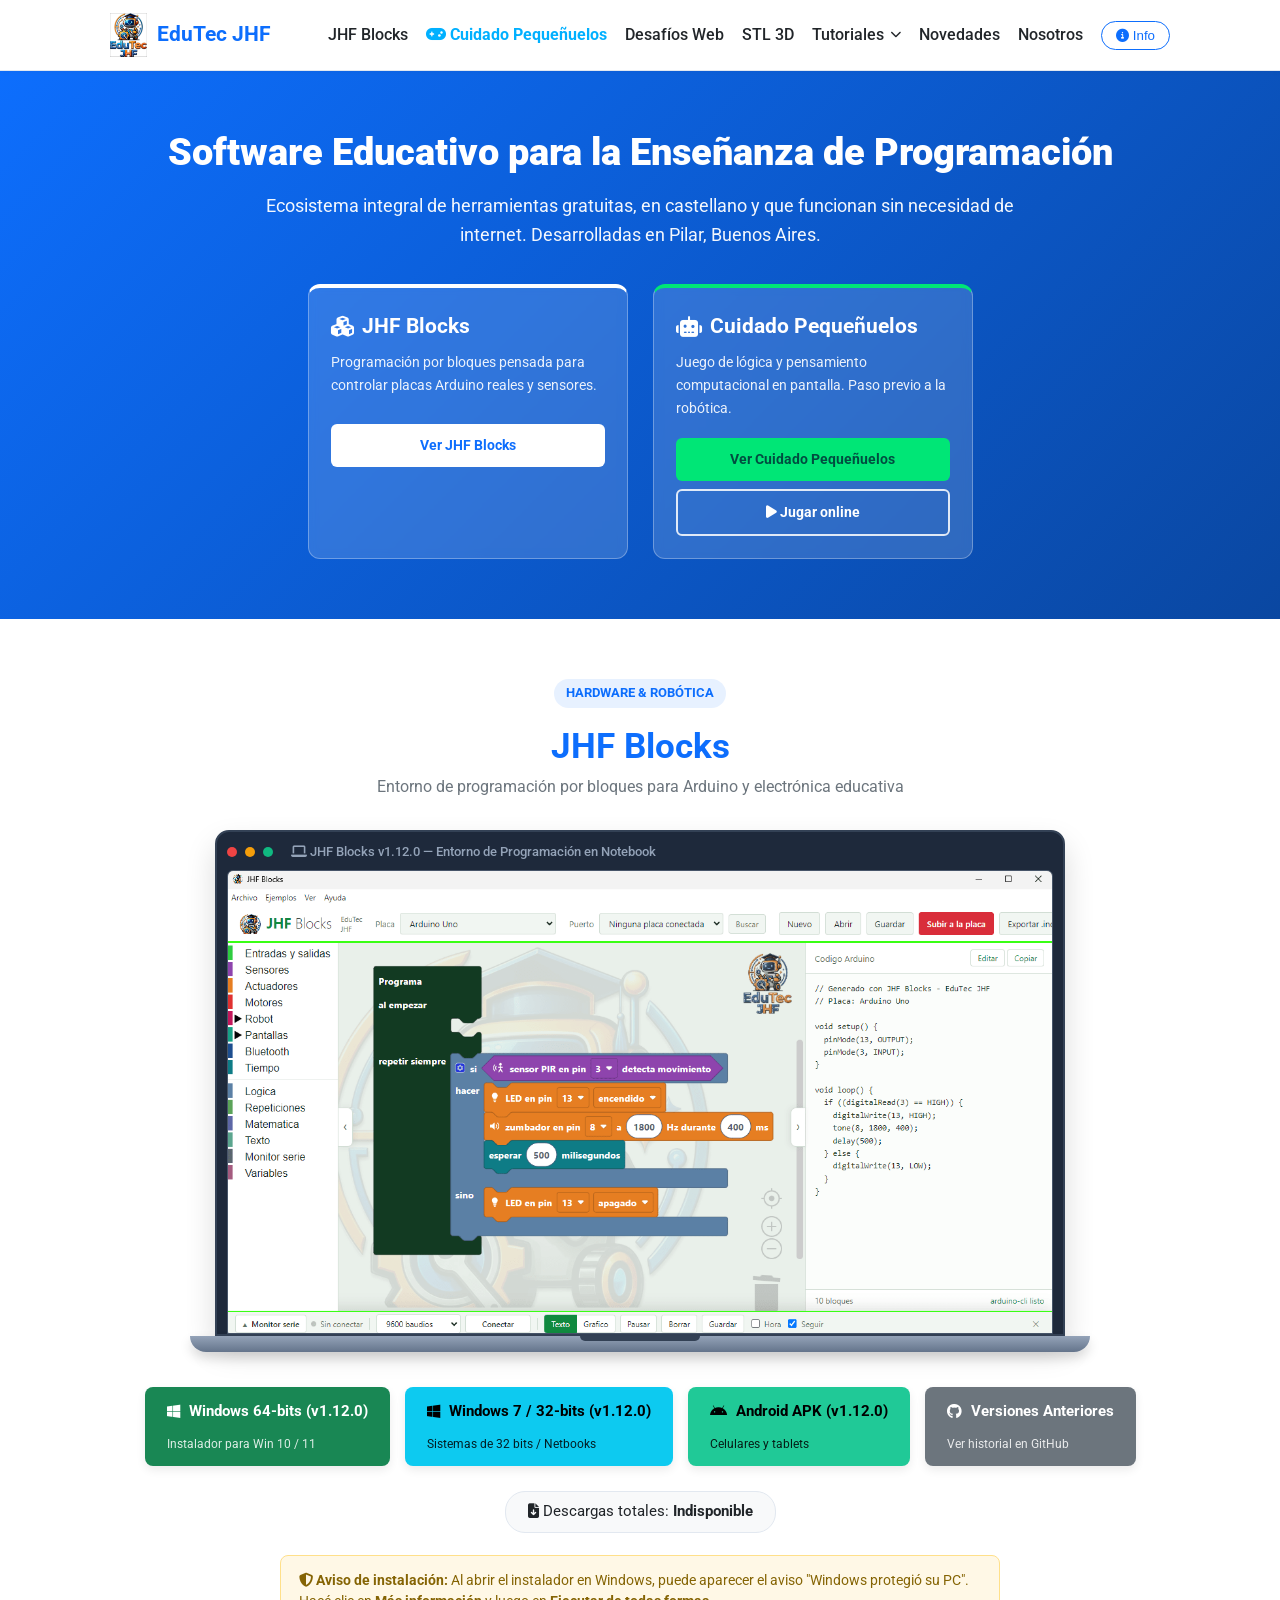
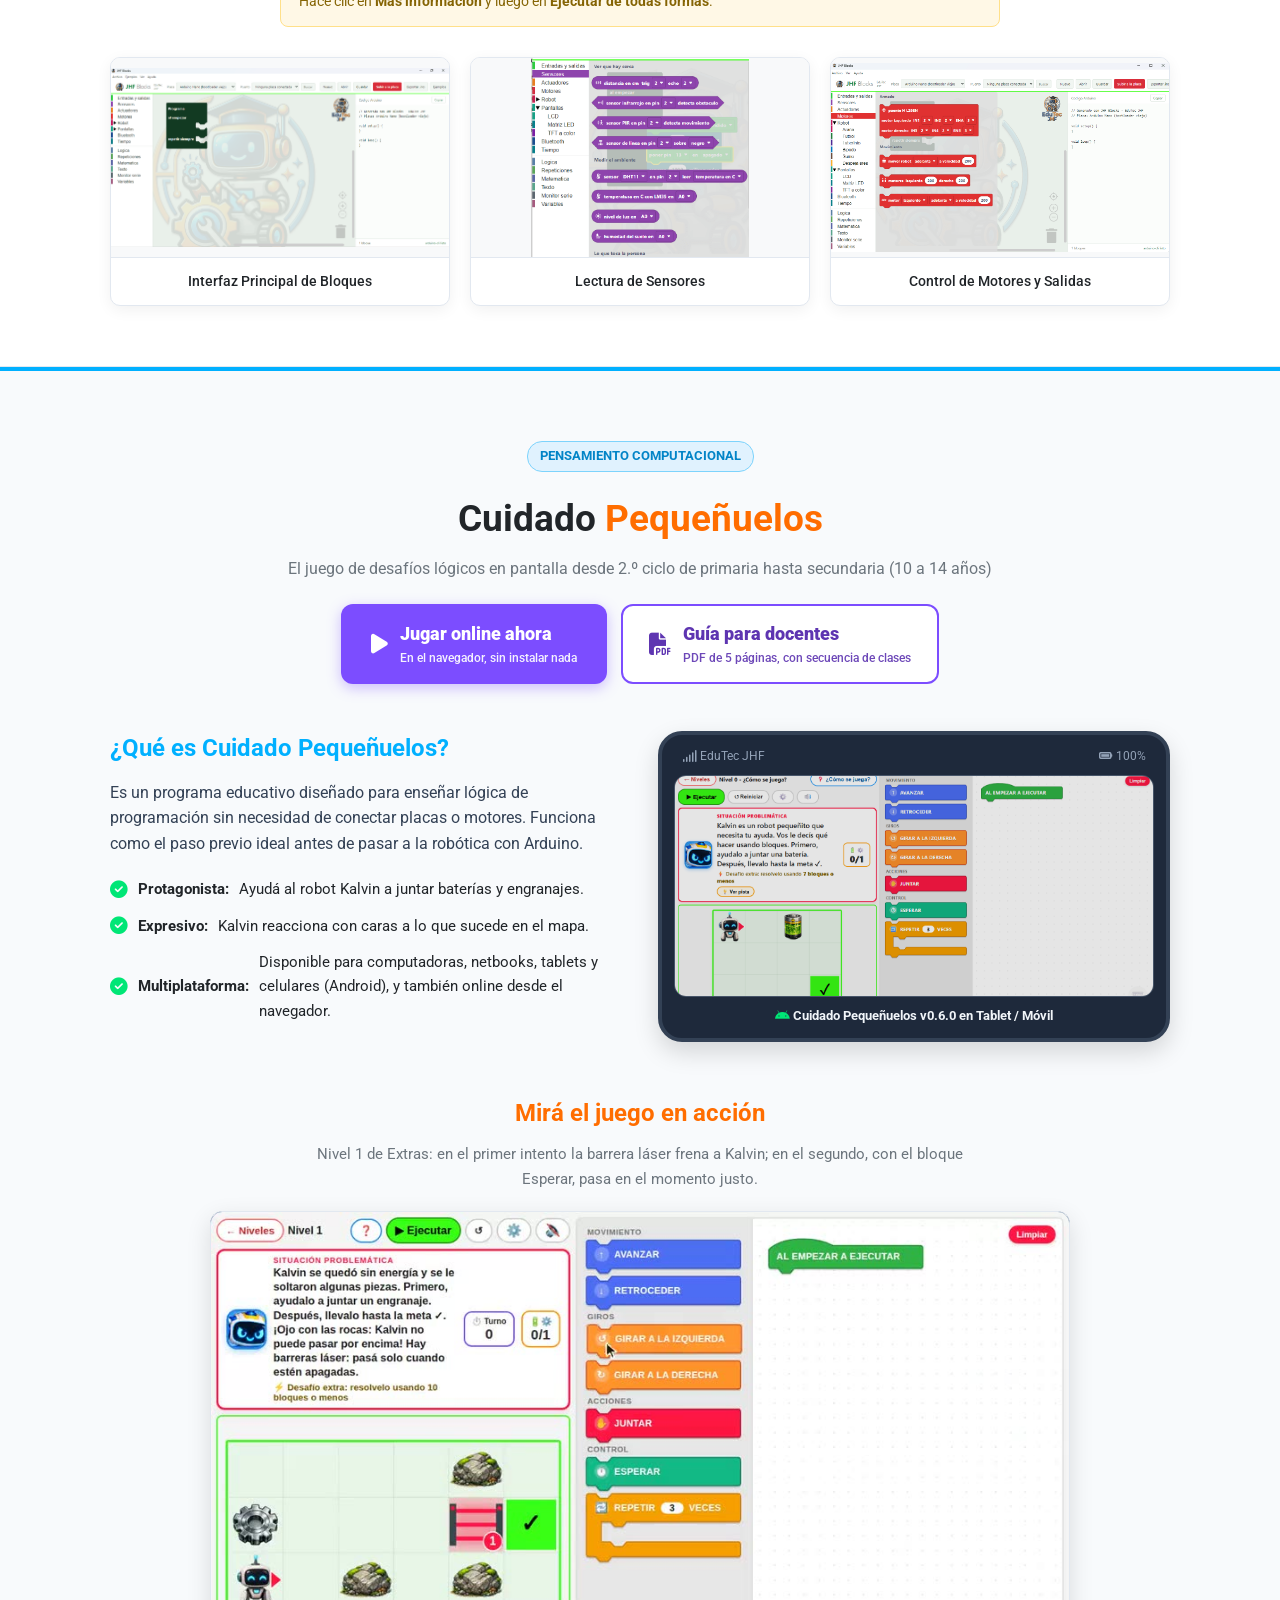
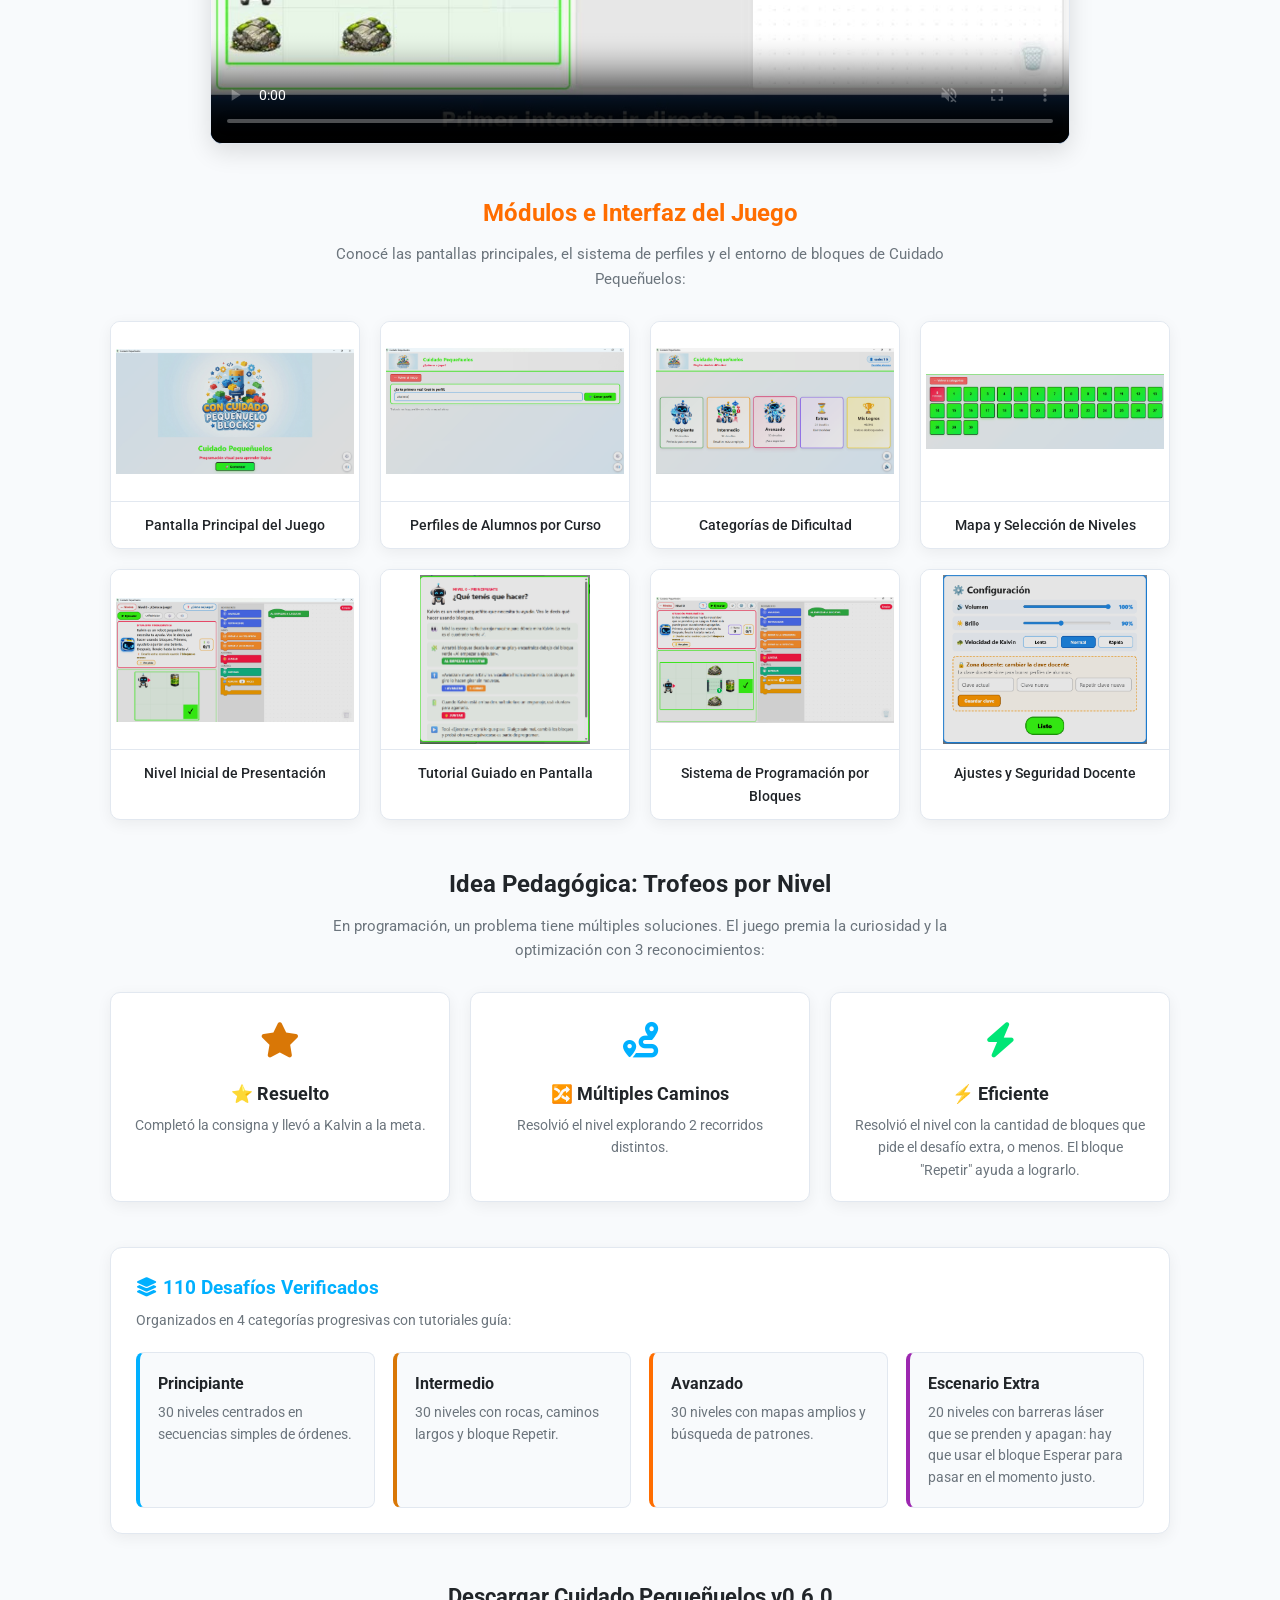
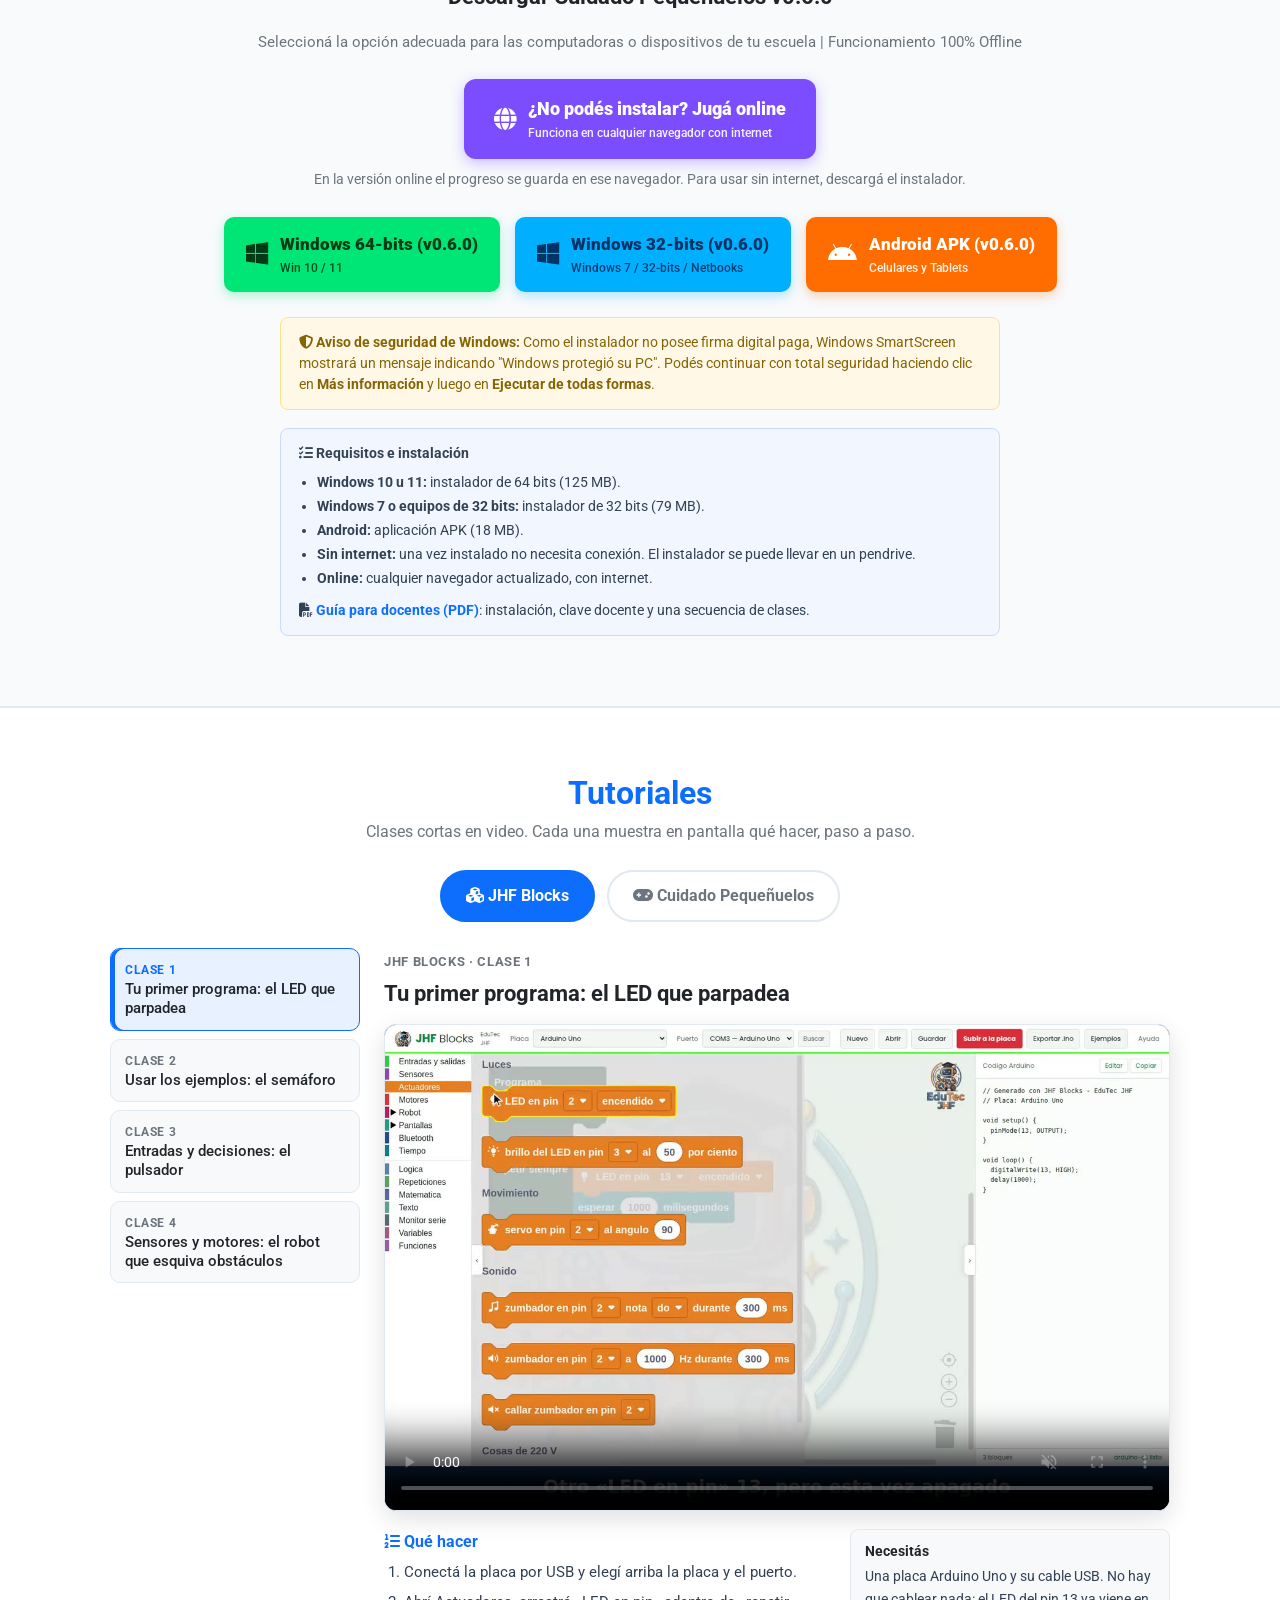
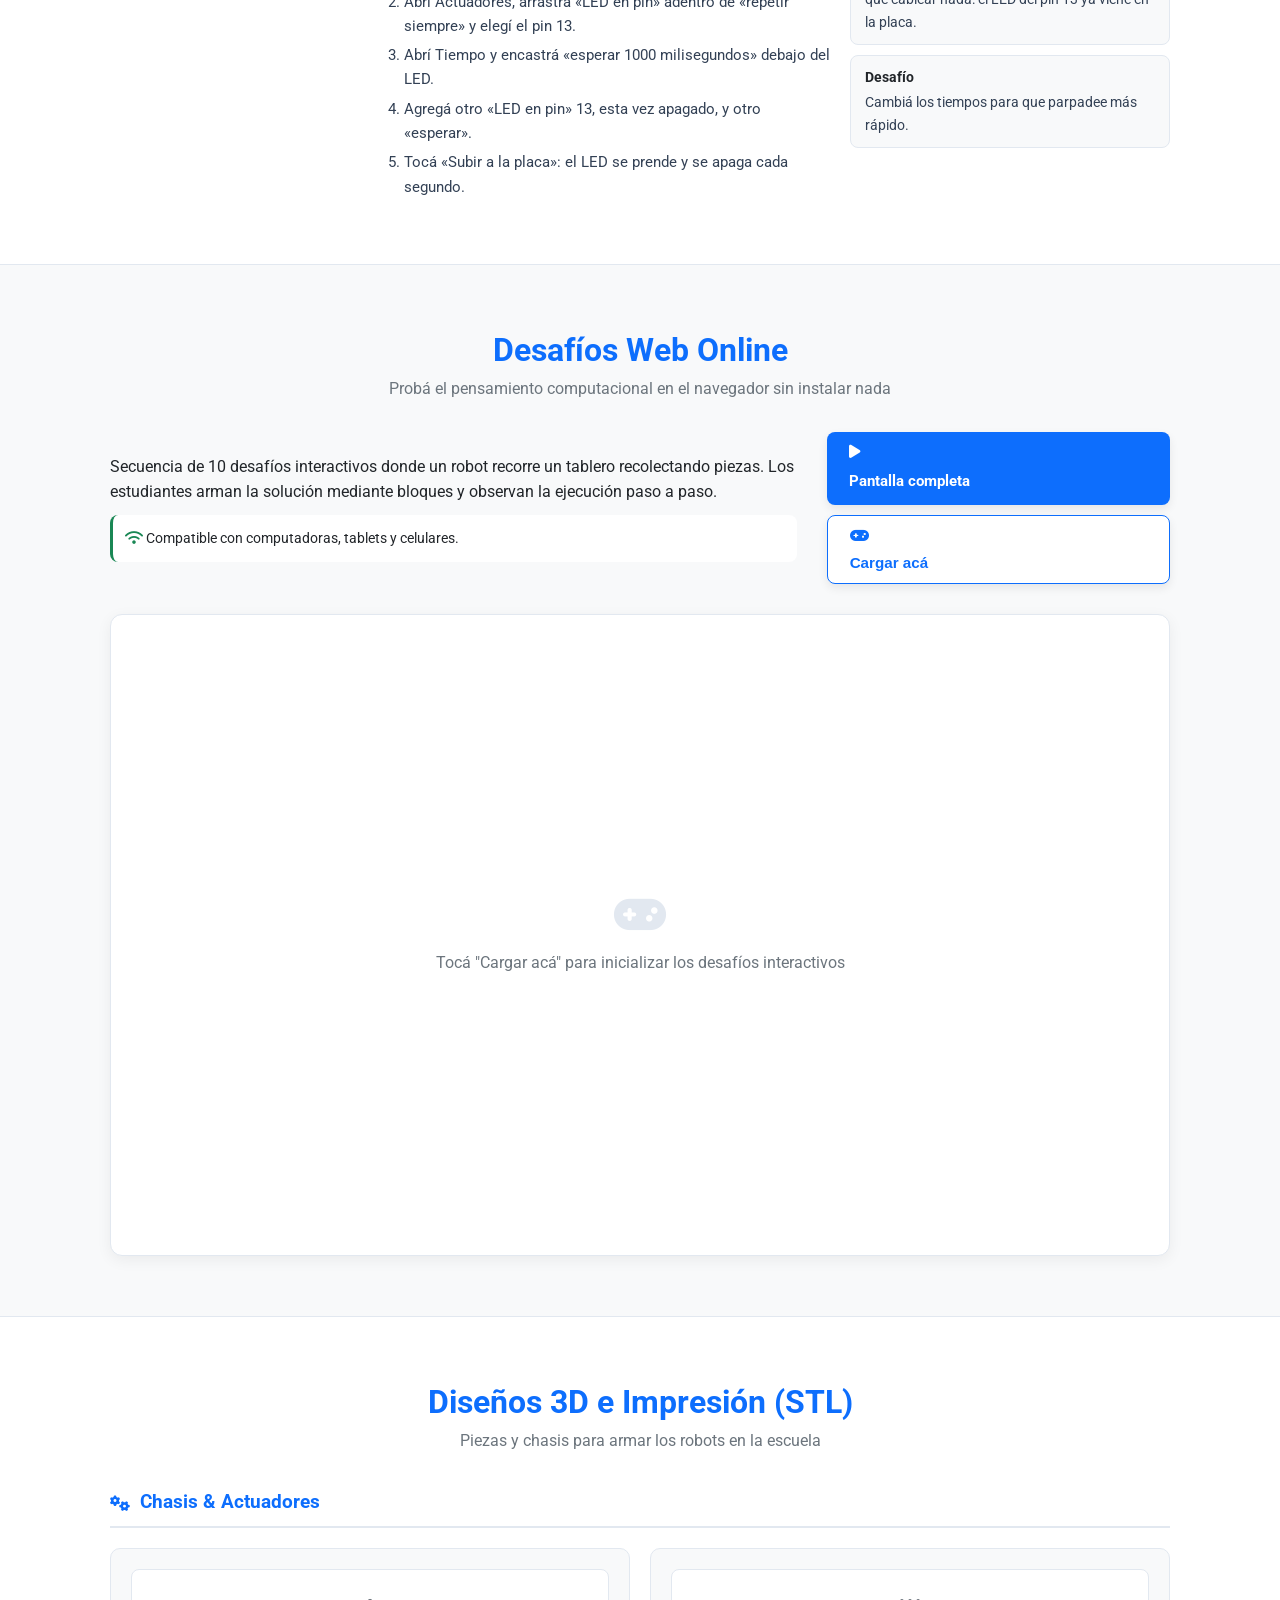
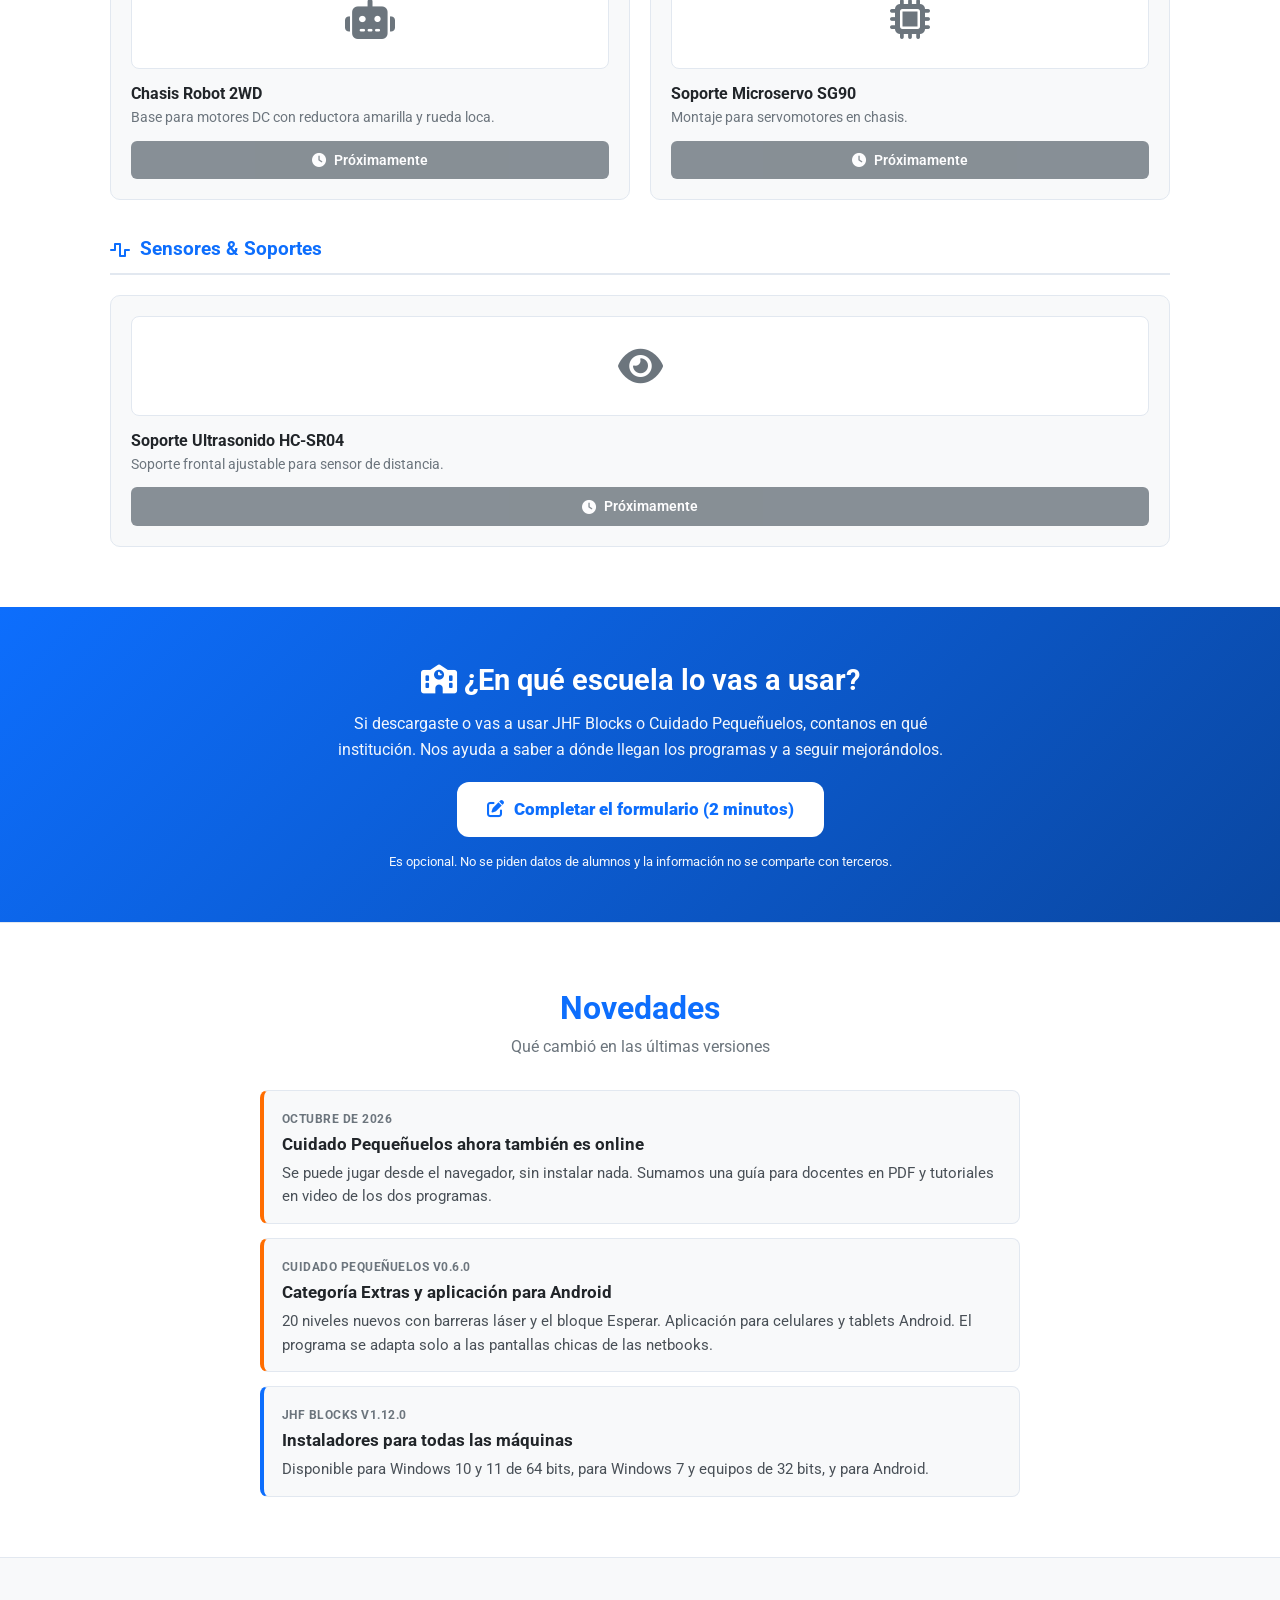
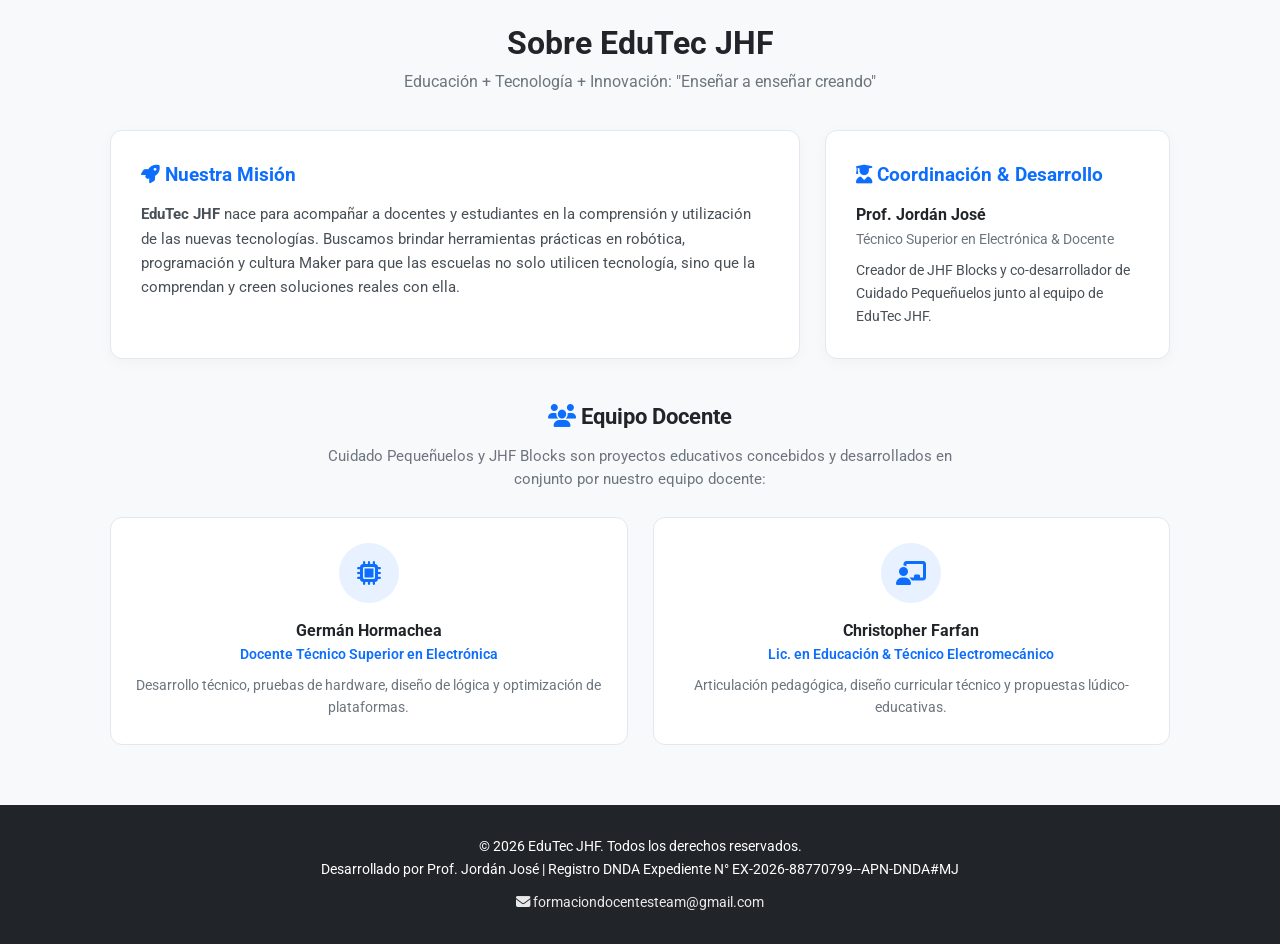
<file: index.html>
<!DOCTYPE html>
<html lang="es">
<head>
  <meta charset="UTF-8">
  <meta name="viewport" content="width=device-width, initial-scale=1.0">
  <title>EduTec JHF - Software Educativo | JHF Blocks & Cuidado Pequeñuelos</title>
  <meta name="description" content="Entorno de software educativo para escuelas: JHF Blocks para robótica con Arduino y Cuidado Pequeñuelos para pensamiento computacional.">

  <!-- Configuración Open Graph -->
  <meta property="og:type" content="website">
  <meta property="og:title" content="EduTec JHF - Software Educativo y Robótica">
  <meta property="og:description" content="Descargá JHF Blocks y Cuidado Pequeñuelos. Soluciones gratuitas en castellano para aprender programación y robótica sin internet.">
  <meta property="og:image" content="https://edutecjhf.github.io/jhf-blocks-web/vista-previa.jpg">
  <meta property="og:image:width" content="1200">
  <meta property="og:image:height" content="630">
  <meta property="og:image:alt" content="EduTec JHF: JHF Blocks y Cuidado Pequeñuelos">
  <meta property="og:url" content="https://edutecjhf.github.io/jhf-blocks-web/">
  <meta property="og:site_name" content="EduTec JHF">
  <meta property="og:locale" content="es_AR">
  <meta name="twitter:card" content="summary_large_image">
  <meta name="twitter:image" content="https://edutecjhf.github.io/jhf-blocks-web/vista-previa.jpg">
  <link rel="icon" href="logo.png" type="image/png">
  
  <!-- FontAwesome & Google Fonts -->
  <link rel="stylesheet" href="https://cdnjs.cloudflare.com/ajax/libs/font-awesome/6.4.0/css/all.min.css">
  <link href="https://fonts.googleapis.com/css2?family=Roboto:wght@300;400;500;700;900&display=swap" rel="stylesheet">

  <style>
    /* VARIABLES & RESET GENERAL */
    :root {
      --primary: #0d6efd;
      --primary-dark: #0a58ca;
      --secondary: #6c757d;
      --success: #198754;
      --dark: #212529;
      --light: #f8f9fa;
      --white: #ffffff;
      --border: #e2e8f0;
      --shadow: 0 4px 15px rgba(0, 0, 0, 0.06);

      /* Identidad Cuidado Pequeñuelos (Paleta Flúor) */
      --cp-bg: #f8fafc;
      --cp-green-fluor: #00E676; /* Verde Flúor */
      --cp-blue-fluor: #00B0FF;  /* Azul Flúor */
      --cp-orange-fluor: #FF6D00;/* Naranja Flúor */
      --cp-purple-fluor: #9C27B0;/* Violeta/Púrpura Flúor */
      --cp-gold: #d97706;
    }

    * {
      box-sizing: border-box;
      margin: 0;
      padding: 0;
    }

    html, body {
      overflow-x: hidden;
      width: 100%;
    }

    html {
      scroll-behavior: smooth;
    }

    body {
      font-family: 'Roboto', sans-serif;
      line-height: 1.6;
      color: var(--dark);
      background-color: var(--light);
    }

    a {
      text-decoration: none;
      color: inherit;
    }

    .container {
      max-width: 1100px;
      margin: 0 auto;
      padding: 0 20px;
      width: 100%;
    }

    /* HEADER & NAVBAR RESPONSIVO */
    header {
      background-color: var(--white);
      border-bottom: 1px solid var(--border);
      position: sticky;
      top: 0;
      z-index: 1000;
      box-shadow: 0 2px 5px rgba(0,0,0,0.03);
    }

    nav {
      display: flex;
      justify-content: space-between;
      align-items: center;
      min-height: 70px;
      padding: 10px 0;
      position: relative;
    }

    .logo {
      display: flex;
      align-items: center;
      gap: 10px;
      font-size: 1.3rem;
      font-weight: 700;
      color: var(--primary);
    }

    .logo img {
      height: 44px;
      width: auto;
      object-fit: contain;
    }

    .menu-toggle {
      display: none;
      background: transparent;
      border: none;
      font-size: 1.6rem;
      color: var(--dark);
      cursor: pointer;
      padding: 8px;
      line-height: 0;
    }

    .nav-links {
      display: flex;
      gap: 18px;
      align-items: center;
      list-style: none;
    }

    .nav-links a {
      font-weight: 500;
      color: var(--dark);
      transition: color 0.2s;
    }

    .nav-links a:hover {
      color: var(--primary);
    }

    .btn-nav-cp {
      color: #00B0FF !important;
      font-weight: 700 !important;
    }

    .btn-about {
      background: transparent;
      border: 1px solid var(--primary);
      color: var(--primary);
      padding: 6px 14px;
      border-radius: 20px;
      cursor: pointer;
      font-weight: 500;
      transition: all 0.2s;
    }

    .btn-about:hover {
      background: var(--primary);
      color: var(--white);
    }

    /* MENÚ DESPLEGABLE "TUTORIALES" */
    .nav-desplegable {
      position: relative;
    }

    .nav-desplegable-btn {
      font: inherit;
      font-weight: 500;
      color: var(--dark);
      background: transparent;
      border: none;
      cursor: pointer;
      display: inline-flex;
      align-items: center;
      gap: 6px;
      padding: 8px 0;
      transition: color 0.2s;
    }

    .nav-desplegable-btn:hover,
    .nav-desplegable.abierto .nav-desplegable-btn {
      color: var(--primary);
    }

    .nav-desplegable-btn i {
      font-size: 0.7rem;
    }

    .nav-submenu {
      display: none;
      position: absolute;
      top: 100%;
      left: -14px;
      min-width: 220px;
      list-style: none;
      background: var(--white);
      border: 1px solid var(--border);
      border-radius: 10px;
      box-shadow: 0 10px 24px rgba(0, 0, 0, 0.12);
      padding: 8px 0;
      z-index: 1001;
    }

    .nav-desplegable:hover .nav-submenu,
    .nav-desplegable:focus-within .nav-submenu,
    .nav-desplegable.abierto .nav-submenu {
      display: block;
    }

    .nav-submenu a {
      display: block;
      padding: 9px 18px;
      white-space: nowrap;
    }

    .nav-submenu a:hover {
      background: var(--light);
    }

    @media (max-width: 1040px) {
      .menu-toggle {
        display: block;
      }

      .nav-desplegable {
        text-align: center;
      }

      .nav-desplegable-btn {
        padding: 0;
        cursor: default;
      }

      .nav-desplegable-btn i {
        display: none;
      }

      .nav-submenu,
      .nav-desplegable:hover .nav-submenu {
        display: block;
        position: static;
        border: none;
        box-shadow: none;
        padding: 6px 0 0 0;
        min-width: 0;
        background: transparent;
      }

      .nav-submenu a {
        padding: 6px 0;
        font-size: 0.95rem;
        color: var(--primary);
      }

      .nav-links {
        display: none;
        flex-direction: column;
        position: absolute;
        top: 100%;
        left: 0;
        width: 100%;
        background: var(--white);
        border-bottom: 1px solid var(--border);
        padding: 20px;
        gap: 15px;
        box-shadow: 0 10px 15px rgba(0,0,0,0.05);
      }

      .nav-links.active {
        display: flex;
      }
    }

    /* HERO GENERAL EDUTEC JHF */
    .hero-edutec {
      background: linear-gradient(135deg, #0d6efd 0%, #0a47a1 100%);
      color: var(--white);
      padding: 50px 0 60px 0;
      text-align: center;
    }

    .hero-edutec h1 {
      font-size: 2.4rem;
      margin-bottom: 10px;
      font-weight: 900;
    }

    .hero-edutec p.subtitle {
      font-size: 1.1rem;
      max-width: 750px;
      margin: 0 auto 35px auto;
      opacity: 0.95;
    }

    .program-cards-selector {
      display: flex;
      justify-content: center;
      gap: 25px;
      flex-wrap: wrap;
    }

    .selector-card {
      background: rgba(255, 255, 255, 0.15);
      backdrop-filter: blur(5px);
      border: 1px solid rgba(255, 255, 255, 0.3);
      border-radius: 12px;
      padding: 22px;
      width: 320px;
      max-width: 100%;
      text-align: left;
      transition: transform 0.2s, background-color 0.2s;
    }

    .selector-card:hover {
      transform: translateY(-4px);
      background: rgba(255, 255, 255, 0.22);
    }

    .selector-card.jhf {
      border-top: 4px solid var(--white);
    }

    .selector-card.cp {
      border-top: 4px solid var(--cp-green-fluor);
    }

    .selector-card h3 {
      font-size: 1.3rem;
      margin-bottom: 8px;
      display: flex;
      align-items: center;
      gap: 8px;
      color: var(--white);
    }

    .selector-card p {
      font-size: 0.9rem;
      opacity: 0.9;
      margin-bottom: 18px;
      min-height: 55px;
    }

    .btn-select {
      display: inline-block;
      width: 100%;
      text-align: center;
      padding: 10px 0;
      border-radius: 6px;
      font-weight: 700;
      font-size: 0.9rem;
    }

    .btn-select.jhf {
      background-color: var(--white);
      color: var(--primary);
    }

    .btn-select.cp {
      background-color: var(--cp-green-fluor);
      color: #004d40;
    }

    /* SECCION JHF BLOCKS */
    .section-jhf {
      padding: 60px 0;
      background: var(--white);
      border-bottom: 1px solid var(--border);
    }

    .brand-badge {
      display: inline-block;
      padding: 4px 12px;
      border-radius: 15px;
      font-size: 0.8rem;
      font-weight: 700;
      text-transform: uppercase;
      margin-bottom: 10px;
    }

    .brand-badge.jhf {
      background-color: #e7f1ff;
      color: var(--primary);
    }

    .brand-badge.cp {
      background-color: #E0F2FE;
      color: #0284C7;
      border: 1px solid #7DD3FC;
    }

    /* MOCKUP NOTEBOOK / LAPTOP FLEXIBLE Y ADAPTABLE */
    .notebook-mockup-container {
      max-width: 850px;
      margin: 30px auto 0 auto;
      background: #1e293b;
      border-radius: 14px 14px 0 0;
      padding: 10px 10px 0 10px;
      box-shadow: 0 15px 30px rgba(0, 0, 0, 0.15);
      border: 2px solid #334155;
    }

    .notebook-top-bar {
      display: flex;
      align-items: center;
      gap: 8px;
      padding-bottom: 8px;
    }

    .window-dot {
      width: 10px;
      height: 10px;
      border-radius: 50%;
    }
    .dot-red { background-color: #ef4444; }
    .dot-yellow { background-color: #f59e0b; }
    .dot-green { background-color: #10b981; }

    .notebook-screen {
      border-radius: 6px 6px 0 0;
      overflow: hidden;
      background: #ffffff;
      border: 1px solid #475569;
    }

    .notebook-screen img {
      width: 100%;
      height: auto;
      display: block;
    }

    .notebook-base {
      height: 16px;
      background: linear-gradient(to bottom, #94a3b8, #64748b);
      border-radius: 0 0 16px 16px;
      max-width: 900px;
      margin: 0 auto 35px auto;
      position: relative;
      box-shadow: 0 6px 12px rgba(0,0,0,0.15);
    }

    .notebook-base::after {
      content: '';
      position: absolute;
      top: 0;
      left: 50%;
      transform: translateX(-50%);
      width: 120px;
      height: 5px;
      background: #334155;
      border-radius: 0 0 5px 5px;
    }

    .downloads-container {
      display: flex;
      justify-content: center;
      gap: 15px;
      flex-wrap: wrap;
      margin: 25px 0;
    }

    .btn-download {
      display: inline-flex;
      align-items: flex-start;
      gap: 10px;
      padding: 12px 22px;
      border-radius: 8px;
      font-size: 0.95rem;
      font-weight: 700;
      cursor: pointer;
      box-shadow: 0 4px 10px rgba(0,0,0,0.08);
      transition: transform 0.2s, box-shadow 0.2s;
      flex-direction: column;
      text-align: left;
    }

    .btn-download:hover {
      transform: translateY(-2px);
      box-shadow: 0 6px 15px rgba(0,0,0,0.15);
    }

    .btn-installer-64 { background-color: #198754; color: var(--white); }
    .btn-installer-32 { background-color: #0dcaf0; color: #000; }
    .btn-android { background-color: #20c997; color: #000; }
    .btn-versions { background-color: #6c757d; color: var(--white); }

    .btn-download > span:first-child {
      display: inline-flex;
      align-items: center;
      gap: 9px;
    }

    .peso-archivo {
      display: block;
      font-size: 0.78rem;
      font-weight: 400;
      opacity: 0.85;
      margin-top: 1px;
    }

    .metrics-bar {
      display: flex;
      justify-content: center;
      gap: 30px;
      font-size: 0.92rem;
      background: var(--light);
      padding: 8px 22px;
      border-radius: 20px;
      width: fit-content;
      margin: 0 auto;
      border: 1px solid var(--border);
    }

    .aviso-defender {
      max-width: 720px;
      margin: 22px auto 0 auto;
      background: #fff8e6;
      border: 1px solid #ffe08a;
      color: #856404;
      border-radius: 8px;
      padding: 14px 18px;
      font-size: 0.88rem;
      line-height: 1.5;
      text-align: left;
    }

    .gallery-grid {
      display: grid;
      grid-template-columns: repeat(auto-fit, minmax(280px, 1fr));
      gap: 20px;
      margin-top: 30px;
    }

    .gallery-item {
      background: var(--white);
      border-radius: 10px;
      overflow: hidden;
      box-shadow: var(--shadow);
      border: 1px solid var(--border);
    }

    .gallery-item img {
      width: 100%;
      height: 200px;
      object-fit: contain;
      background: var(--light);
      display: block;
      border-bottom: 1px solid var(--border);
    }

    .gallery-caption {
      padding: 12px;
      font-size: 0.9rem;
      text-align: center;
      font-weight: 500;
    }

    /* SECCIÓN CUIDADO PEQUEÑUELOS */
    .section-cp {
      padding: 70px 0;
      background-color: var(--cp-bg);
      color: var(--dark);
      border-top: 4px solid var(--cp-blue-fluor);
      border-bottom: 1px solid var(--border);
    }

    .cp-header {
      text-align: center;
      margin-bottom: 45px;
    }

    .cp-header h2 {
      font-size: 2.3rem;
      color: var(--dark);
      margin: 8px 0;
    }

    .cp-header h2 span {
      color: var(--cp-orange-fluor);
    }

    .cp-intro-grid {
      display: grid;
      grid-template-columns: 1fr 1fr;
      gap: 35px;
      align-items: center;
      margin-bottom: 50px;
    }

    @media (max-width: 768px) {
      .cp-intro-grid { grid-template-columns: 1fr; }
    }

    /* MOCKUP DISPOSITIVO MÓVIL (TABLET / CELULAR) */
    .mobile-mockup-card {
      background: #1e293b;
      border: 4px solid #334155;
      border-radius: 24px;
      padding: 12px;
      box-shadow: 0 10px 25px rgba(0, 0, 0, 0.15);
      position: relative;
      overflow: hidden;
    }

    .mobile-screen-header {
      display: flex;
      justify-content: space-between;
      align-items: center;
      color: #94a3b8;
      font-size: 0.75rem;
      padding: 0 8px 8px 8px;
    }

    .mobile-screen-frame {
      border-radius: 12px;
      overflow: hidden;
      background: #fff;
      border: 1px solid #475569;
    }

    .mobile-screen-frame img {
      width: 100%;
      height: 220px;
      object-fit: cover;
      display: block;
    }

    .mobile-screen-footer {
      text-align: center;
      color: #f1f5f9;
      font-size: 0.82rem;
      font-weight: 700;
      padding-top: 8px;
    }

    .cp-features-list {
      list-style: none;
      margin: 15px 0;
    }

    .cp-features-list li {
      padding: 6px 0;
      display: flex;
      align-items: center;
      gap: 10px;
      font-size: 0.95rem;
    }

    .cp-features-list i {
      color: var(--cp-green-fluor);
      font-size: 1.1rem;
    }

    /* GALERÍA CUIDADO PEQUEÑUELOS */
    .cp-gallery-grid {
      display: grid;
      grid-template-columns: repeat(auto-fit, minmax(240px, 1fr));
      gap: 20px;
      margin: 30px 0 45px 0;
    }

    .cp-gallery-item {
      background: var(--white);
      border: 1px solid var(--border);
      border-radius: 10px;
      overflow: hidden;
      box-shadow: var(--shadow);
      transition: transform 0.2s, border-color 0.2s;
    }

    .cp-gallery-item:hover {
      transform: translateY(-4px);
      border-color: var(--cp-orange-fluor);
    }

    .cp-gallery-item img {
      width: 100%;
      height: 180px;
      object-fit: contain;
      display: block;
      background: #ffffff;
      border-bottom: 1px solid var(--border);
      padding: 5px;
    }

    .cp-gallery-caption {
      padding: 12px 15px;
      font-size: 0.88rem;
      text-align: center;
      color: var(--dark);
      font-weight: 500;
    }

    /* TROFEOS Y PEDAGOGÍA */
    .trofeos-grid {
      display: grid;
      grid-template-columns: repeat(auto-fit, minmax(240px, 1fr));
      gap: 20px;
      margin: 30px 0 45px 0;
    }

    .trofeo-card {
      background: var(--white);
      border: 1px solid var(--border);
      border-radius: 10px;
      padding: 20px;
      text-align: center;
      box-shadow: var(--shadow);
    }

    .trofeo-icon {
      font-size: 2.2rem;
      margin-bottom: 10px;
    }

    .trofeo-card.resuelto .trofeo-icon { color: var(--cp-gold); }
    .trofeo-card.caminos .trofeo-icon { color: var(--cp-blue-fluor); }
    .trofeo-card.eficiente .trofeo-icon { color: var(--cp-green-fluor); }

    .trofeo-card h4 {
      font-size: 1.1rem;
      margin-bottom: 6px;
      color: var(--dark);
    }

    .trofeo-card p {
      font-size: 0.88rem;
      color: var(--secondary);
    }

    /* CATEGORÍAS CUIDADO PEQUEÑUELOS (110 NIVELES) */
    .niveles-container {
      background: var(--white);
      border-radius: 12px;
      padding: 25px;
      margin-bottom: 45px;
      border: 1px solid var(--border);
      box-shadow: var(--shadow);
    }

    .niveles-grid {
      display: grid;
      grid-template-columns: repeat(auto-fit, minmax(200px, 1fr));
      gap: 18px;
      margin-top: 20px;
    }

    .nivel-box {
      background: #f8fafc;
      padding: 18px;
      border-radius: 8px;
      border-left: 4px solid var(--cp-blue-fluor);
      border-top: 1px solid var(--border);
      border-right: 1px solid var(--border);
      border-bottom: 1px solid var(--border);
    }

    .nivel-box.int { border-left-color: var(--cp-gold); }
    .nivel-box.ava { border-left-color: var(--cp-orange-fluor); }
    .nivel-box.ext { border-left-color: var(--cp-purple-fluor); }

    .nivel-box h5 {
      font-size: 1rem;
      margin-bottom: 5px;
      color: var(--dark);
    }

    .nivel-box p {
      font-size: 0.85rem;
      color: var(--secondary);
    }

    /* BOTONES FLÚOR DE DESCARGA PEQUEÑUELOS */
    .btn-download-cp {
      padding: 14px 22px;
      border-radius: 10px;
      font-weight: 900;
      font-size: 0.95rem;
      display: inline-flex;
      align-items: center;
      gap: 12px;
      transition: all 0.2s;
      color: #fff;
    }

    .btn-download-cp.win64 {
      background-color: var(--cp-green-fluor);
      color: #003b15;
      box-shadow: 0 4px 12px rgba(0, 230, 118, 0.3);
    }

    .btn-download-cp.win64:hover {
      transform: translateY(-2px);
      box-shadow: 0 6px 18px rgba(0, 230, 118, 0.5);
      background-color: #00c853;
    }

    .btn-download-cp.win32 {
      background-color: var(--cp-blue-fluor);
      color: #003366;
      box-shadow: 0 4px 12px rgba(0, 176, 255, 0.3);
    }

    .btn-download-cp.win32:hover {
      transform: translateY(-2px);
      box-shadow: 0 6px 18px rgba(0, 176, 255, 0.5);
      background-color: #0091ea;
    }

    .btn-download-cp.apk {
      background-color: var(--cp-orange-fluor);
      color: #ffffff;
      box-shadow: 0 4px 12px rgba(255, 109, 0, 0.3);
    }

    .btn-download-cp.apk:hover {
      transform: translateY(-2px);
      box-shadow: 0 6px 18px rgba(255, 109, 0, 0.5);
      background-color: #e65100;
    }

    /* BOTÓN JUGAR ONLINE (CUIDADO PEQUEÑUELOS EN EL NAVEGADOR) */
    .btn-online-cp {
      display: inline-flex;
      align-items: center;
      gap: 12px;
      padding: 16px 30px;
      border-radius: 12px;
      background-color: #7c4dff;
      color: #ffffff;
      font-weight: 900;
      font-size: 1.1rem;
      box-shadow: 0 4px 14px rgba(124, 77, 255, 0.35);
      transition: all 0.2s;
    }

    .btn-online-cp:hover {
      transform: translateY(-2px);
      background-color: #651fff;
      box-shadow: 0 6px 20px rgba(124, 77, 255, 0.5);
    }

    .btn-online-cp small {
      display: block;
      font-size: 0.78rem;
      font-weight: 500;
      opacity: 0.92;
    }

    .online-cp-box {
      text-align: center;
      margin: 22px 0 6px;
    }

    .online-cp-nota {
      font-size: 0.85rem;
      color: var(--secondary);
      margin-top: 10px;
    }

    .btn-select.online {
      background-color: transparent;
      color: #ffffff;
      border: 2px solid rgba(255, 255, 255, 0.85);
      margin-top: 8px;
    }

    .btn-select.online:hover {
      background-color: rgba(255, 255, 255, 0.18);
    }

    /* GUÍA DOCENTE, VIDEO, REQUISITOS Y NOVEDADES */
    .cta-cp-fila {
      display: flex;
      flex-wrap: wrap;
      justify-content: center;
      gap: 14px;
      margin: 22px 0 6px;
    }

    .btn-guia-cp {
      display: inline-flex;
      align-items: center;
      gap: 12px;
      padding: 14px 26px;
      border-radius: 12px;
      background-color: #ffffff;
      color: #5e35b1;
      border: 2px solid #7c4dff;
      font-weight: 900;
      font-size: 1.1rem;
      transition: all 0.2s;
    }

    .btn-guia-cp:hover {
      transform: translateY(-2px);
      background-color: #f3eeff;
      box-shadow: 0 6px 18px rgba(124, 77, 255, 0.25);
    }

    .btn-guia-cp small {
      display: block;
      font-size: 0.78rem;
      font-weight: 500;
      opacity: 0.9;
    }

    .video-cp-box {
      max-width: 860px;
      margin: 10px auto 50px auto;
      text-align: center;
    }

    .video-cp {
      display: block;
      width: 100%;
      height: auto;
      border-radius: 12px;
      border: 1px solid var(--border);
      box-shadow: 0 8px 24px rgba(0, 0, 0, 0.12);
      background: #0f3460;
    }

    .requisitos-cp {
      max-width: 720px;
      margin: 18px auto 0 auto;
      background: #f1f6ff;
      border: 1px solid #c9dcff;
      color: #334155;
      border-radius: 8px;
      padding: 14px 18px;
      font-size: 0.88rem;
      line-height: 1.5;
      text-align: left;
    }

    .requisitos-cp ul {
      margin: 8px 0 0 18px;
      padding: 0;
      list-style: disc;
    }

    .requisitos-cp li {
      margin-bottom: 3px;
    }

    .novedades-section {
      padding: 60px 0;
      background-color: var(--white);
      border-top: 1px solid var(--border);
    }

    .novedades-lista {
      max-width: 760px;
      margin: 0 auto;
      display: flex;
      flex-direction: column;
      gap: 14px;
    }

    .novedad {
      background: var(--light);
      border: 1px solid var(--border);
      border-left: 4px solid var(--primary);
      border-radius: 8px;
      padding: 14px 18px;
    }

    .novedad.cp {
      border-left-color: var(--cp-orange-fluor);
    }

    .novedad-fecha {
      display: inline-block;
      font-size: 0.75rem;
      font-weight: 700;
      letter-spacing: 0.04em;
      text-transform: uppercase;
      color: var(--secondary);
      margin-bottom: 2px;
    }

    .novedad h4 {
      font-size: 1.05rem;
      color: var(--dark);
      margin-bottom: 4px;
    }

    .novedad p {
      font-size: 0.92rem;
      color: #495057;
    }

    /* FORMULARIO DE INSTITUCIONES */
    .contanos-section {
      padding: 50px 0;
      background: linear-gradient(135deg, #0d6efd 0%, #0a47a1 100%);
      color: var(--white);
      text-align: center;
    }

    .contanos-section h2 {
      font-size: 1.8rem;
      margin-bottom: 8px;
    }

    .contanos-section p {
      max-width: 640px;
      margin: 0 auto 20px auto;
      opacity: 0.95;
    }

    .btn-contanos {
      display: inline-flex;
      align-items: center;
      gap: 10px;
      padding: 14px 30px;
      border-radius: 12px;
      background: var(--white);
      color: var(--primary);
      font-weight: 900;
      font-size: 1.05rem;
      transition: all 0.2s;
    }

    .btn-contanos:hover {
      transform: translateY(-2px);
      box-shadow: 0 8px 20px rgba(0, 0, 0, 0.25);
    }

    .contanos-nota {
      font-size: 0.82rem;
      opacity: 0.85;
      margin-top: 14px !important;
      margin-bottom: 0 !important;
    }

    .aviso-contanos {
      max-width: 720px;
      margin: 18px auto 0 auto;
      background: #e7f1ff;
      border: 1px solid #b6d4fe;
      color: #084298;
      border-radius: 8px;
      padding: 12px 18px;
      font-size: 0.92rem;
      text-align: center;
    }

    .aviso-contanos a {
      font-weight: 700;
      text-decoration: underline;
    }

    /* SECCIÓN TUTORIALES */
    .tutoriales-section {
      padding: 60px 0;
      background-color: var(--white);
      border-top: 1px solid var(--border);
    }

    .tut-programas {
      display: flex;
      justify-content: center;
      flex-wrap: wrap;
      gap: 12px;
      margin-bottom: 26px;
    }

    .tut-programa {
      font: inherit;
      font-weight: 700;
      font-size: 1rem;
      padding: 11px 24px;
      border-radius: 30px;
      border: 2px solid var(--border);
      background: var(--white);
      color: var(--secondary);
      cursor: pointer;
      transition: all 0.2s;
    }

    .tut-programa:hover {
      border-color: var(--primary);
      color: var(--primary);
    }

    .tut-programa.activo {
      background: var(--primary);
      border-color: var(--primary);
      color: var(--white);
    }

    .tut-programa.activo[data-programa="cp"] {
      background: var(--cp-orange-fluor);
      border-color: var(--cp-orange-fluor);
    }

    .tut-cuerpo {
      display: grid;
      grid-template-columns: 250px 1fr;
      gap: 24px;
      align-items: start;
    }

    .tut-clases {
      display: flex;
      flex-direction: column;
      gap: 8px;
    }

    .tut-clase {
      font: inherit;
      text-align: left;
      padding: 11px 14px;
      border-radius: 10px;
      border: 1px solid var(--border);
      background: var(--light);
      color: var(--dark);
      cursor: pointer;
      transition: all 0.2s;
    }

    .tut-clase strong {
      display: block;
      font-size: 0.78rem;
      letter-spacing: 0.05em;
      text-transform: uppercase;
      color: var(--secondary);
    }

    .tut-clase span {
      font-size: 0.93rem;
      font-weight: 500;
      line-height: 1.3;
      display: block;
    }

    .tut-clase:hover {
      border-color: var(--primary);
    }

    .tut-clase.activo {
      background: #e7f1ff;
      border-color: var(--primary);
      box-shadow: inset 4px 0 0 var(--primary);
    }

    .tut-clase.activo strong {
      color: var(--primary);
    }

    .tut-panel {
      min-width: 0;
    }

    .tut-etiqueta {
      font-size: 0.8rem;
      font-weight: 700;
      letter-spacing: 0.05em;
      text-transform: uppercase;
      color: var(--secondary);
    }

    .tut-panel h3 {
      font-size: 1.4rem;
      color: var(--dark);
      margin: 2px 0 12px 0;
    }

    .tut-video {
      display: block;
      width: 100%;
      height: auto;
      border-radius: 12px;
      border: 1px solid var(--border);
      box-shadow: 0 8px 24px rgba(0, 0, 0, 0.12);
      background: #0f3460;
    }

    .tut-texto {
      margin-top: 18px;
      display: grid;
      grid-template-columns: 1.4fr 1fr;
      gap: 18px;
    }

    .tut-texto h4 {
      font-size: 1rem;
      color: var(--primary);
      margin-bottom: 6px;
    }

    .tut-texto ol {
      margin: 0 0 0 20px;
      padding: 0;
      font-size: 0.95rem;
      color: #334155;
    }

    .tut-texto ol li {
      margin-bottom: 5px;
    }

    .tut-dato {
      background: var(--light);
      border: 1px solid var(--border);
      border-radius: 8px;
      padding: 10px 14px;
      font-size: 0.9rem;
      color: #334155;
      margin-bottom: 10px;
    }

    .tut-dato strong {
      display: block;
      color: var(--dark);
      margin-bottom: 2px;
    }

    @media (max-width: 850px) {
      .tut-cuerpo {
        grid-template-columns: 1fr;
      }

      .tut-clases {
        flex-direction: row;
        overflow-x: auto;
        padding-bottom: 6px;
      }

      .tut-clase {
        flex: 0 0 auto;
        max-width: 190px;
      }

      .tut-texto {
        grid-template-columns: 1fr;
      }
    }

    /* SECCION DESAFIOS ONLINE */
    .desafios-section {
      padding: 60px 0;
      background-color: var(--light);
      border-top: 1px solid var(--border);
    }

    .desafios-intro {
      display: grid;
      grid-template-columns: 2fr 1fr;
      gap: 30px;
      align-items: center;
      margin-bottom: 30px;
    }

    @media (max-width: 768px) {
      .desafios-intro { grid-template-columns: 1fr; }
    }

    .btn-jugar { background-color: var(--primary); color: var(--white); justify-content: center; }
    .btn-cargar { background-color: var(--white); color: var(--primary); border: 1px solid var(--primary); justify-content: center; font-size: 0.95rem; }

    .juego-caja {
      background: var(--white);
      border: 1px solid var(--border);
      border-radius: 12px;
      overflow: hidden;
      box-shadow: var(--shadow);
    }

    .juego-caja iframe {
      display: block;
      width: 100%;
      height: 640px;
      border: none;
    }

    .juego-tapa {
      display: flex;
      flex-direction: column;
      align-items: center;
      justify-content: center;
      height: 640px;
      color: var(--secondary);
      gap: 14px;
      text-align: center;
      padding: 0 20px;
    }

    .juego-tapa i { font-size: 2.6rem; color: var(--border); }

    /* SECCION ROBOTS & STLs */
    .robots-stl-section {
      padding: 60px 0;
      background-color: var(--white);
      border-top: 1px solid var(--border);
    }

    .categoria-bloques-header {
      display: flex;
      align-items: center;
      gap: 10px;
      margin: 35px 0 20px 0;
      padding-bottom: 8px;
      border-bottom: 2px solid var(--border);
      color: var(--primary);
    }

    .stl-grid {
      display: grid;
      grid-template-columns: repeat(auto-fit, minmax(250px, 1fr));
      gap: 20px;
    }

    .stl-card {
      background: var(--light);
      border-radius: 10px;
      border: 1px solid var(--border);
      padding: 20px;
      display: flex;
      flex-direction: column;
      justify-content: space-between;
    }

    .stl-preview {
      height: 100px;
      background: var(--white);
      border-radius: 8px;
      display: flex;
      align-items: center;
      justify-content: center;
      margin-bottom: 12px;
      border: 1px solid var(--border);
      color: var(--secondary);
    }

    .stl-preview i { font-size: 2.5rem; }

    .btn-stl {
      background-color: var(--secondary);
      color: var(--white);
      display: inline-flex;
      align-items: center;
      justify-content: center;
      gap: 8px;
      padding: 8px 14px;
      border-radius: 6px;
      font-size: 0.88rem;
      font-weight: 600;
      cursor: not-allowed;
      opacity: 0.8;
    }

    /* QUIENES SOMOS */
    .quienes-somos-section {
      padding: 60px 0;
      background-color: var(--light);
      border-top: 1px solid var(--border);
    }

    .quienes-somos-grid {
      display: grid;
      grid-template-columns: 2fr 1fr;
      gap: 25px;
      margin-bottom: 40px;
    }

    @media (max-width: 768px) {
      .quienes-somos-grid { grid-template-columns: 1fr; }
    }

    .card-about {
      background: var(--white);
      border-radius: 12px;
      padding: 30px;
      box-shadow: 0 4px 15px rgba(0, 0, 0, 0.03);
      border: 1px solid var(--border);
    }

    .team-grid {
      display: grid;
      grid-template-columns: repeat(auto-fit, minmax(280px, 1fr));
      gap: 25px;
    }

    .team-card {
      background: var(--white);
      padding: 25px;
      border-radius: 12px;
      border: 1px solid var(--border);
      text-align: center;
    }

    .team-icon {
      width: 60px;
      height: 60px;
      background: #e7f1ff;
      color: var(--primary);
      border-radius: 50%;
      display: flex;
      align-items: center;
      justify-content: center;
      margin: 0 auto 15px auto;
      font-size: 1.5rem;
    }

    /* FOOTER */
    footer {
      background-color: var(--dark);
      color: var(--white);
      padding: 30px 0;
      text-align: center;
      font-size: 0.9rem;
    }

    /* MODAL ACERCA DE */
    .modal-overlay {
      position: fixed;
      top: 0;
      left: 0;
      width: 100%;
      height: 100%;
      background: rgba(0, 0, 0, 0.6);
      display: none;
      justify-content: center;
      align-items: center;
      z-index: 2000;
    }

    .modal-overlay.active { display: flex; }

    .modal-content {
      background: var(--white);
      padding: 30px;
      border-radius: 12px;
      max-width: 500px;
      width: 90%;
      position: relative;
    }

    .modal-close {
      position: absolute;
      top: 15px;
      right: 15px;
      background: transparent;
      border: none;
      font-size: 1.3rem;
      cursor: pointer;
    }
  </style>
</head>
<body>

  <!-- NAVEGACIÓN -->
  <header>
    <div class="container">
      <nav>
        <div class="logo">
          <img src="logo.png" alt="EduTec JHF Logo">
          <span>EduTec JHF</span>
        </div>
        <button class="menu-toggle" id="menuToggle" aria-label="Abrir Menú">
          <svg width="26" height="26" viewBox="0 0 24 24" aria-hidden="true" style="display: block;"><path d="M3 6h18M3 12h18M3 18h18" stroke="currentColor" stroke-width="2.4" stroke-linecap="round"/></svg>
        </button>
        <ul class="nav-links" id="navLinks">
          <li><a href="#jhf-blocks">JHF Blocks</a></li>
          <li><a href="#cuidado-pequenuelos" class="btn-nav-cp"><i class="fas fa-gamepad"></i> Cuidado Pequeñuelos</a></li>
          <li><a href="#desafios">Desafíos Web</a></li>
          <li><a href="#robots-stl">STL 3D</a></li>
          <li class="nav-desplegable" id="navTutoriales">
            <button type="button" class="nav-desplegable-btn" aria-haspopup="true" aria-expanded="false">Tutoriales <i class="fas fa-chevron-down"></i></button>
            <ul class="nav-submenu">
              <li><a href="#tutoriales" data-tutorial="jhf"><i class="fas fa-cubes"></i> JHF Blocks</a></li>
              <li><a href="#tutoriales" data-tutorial="cp"><i class="fas fa-gamepad"></i> Cuidado Pequeñuelos</a></li>
            </ul>
          </li>
          <li><a href="#novedades">Novedades</a></li>
          <li><a href="#quienes-somos">Nosotros</a></li>
          <li><button class="btn-about" id="openModalBtn"><i class="fas fa-info-circle"></i> Info</button></li>
        </ul>
      </nav>
    </div>
  </header>

  <!-- HERO GENERAL EDUTEC JHF -->
  <section class="hero-edutec">
    <div class="container">
      <h1>Software Educativo para la Enseñanza de Programación</h1>
      <p class="subtitle">Ecosistema integral de herramientas gratuitas, en castellano y que funcionan sin necesidad de internet. Desarrolladas en Pilar, Buenos Aires.</p>

      <div class="program-cards-selector">
        <!-- Tarjeta JHF Blocks -->
        <div class="selector-card jhf">
          <h3><i class="fas fa-cubes"></i> JHF Blocks</h3>
          <p>Programación por bloques pensada para controlar placas Arduino reales y sensores.</p>
          <a href="#jhf-blocks" class="btn-select jhf">Ver JHF Blocks</a>
        </div>

        <!-- Tarjeta Cuidado Pequeñuelos -->
        <div class="selector-card cp">
          <h3><i class="fas fa-robot"></i> Cuidado Pequeñuelos</h3>
          <p>Juego de lógica y pensamiento computacional en pantalla. Paso previo a la robótica.</p>
          <a href="#cuidado-pequenuelos" class="btn-select cp">Ver Cuidado Pequeñuelos</a>
          <a href="cuidado-pequenuelos/" target="_blank" rel="noopener" class="btn-select online"><i class="fas fa-play"></i> Jugar online</a>
        </div>
      </div>
    </div>
  </section>

  <!-- SECCIÓN 1: JHF BLOCKS -->
  <section id="jhf-blocks" class="section-jhf">
    <div class="container">
      <div style="text-align: center; margin-bottom: 20px;">
        <span class="brand-badge jhf">Hardware & Robótica</span>
        <h2 style="font-size: 2.2rem; color: var(--primary);">JHF Blocks</h2>
        <p style="color: var(--secondary);">Entorno de programación por bloques para Arduino y electrónica educativa</p>
      </div>

      <!-- MOCKUP NOTEBOOK / LAPTOP USANDO TU IMAGEN CAPTURA_NOTEBOOK.PNG -->
      <div class="notebook-mockup-container">
        <div class="notebook-top-bar">
          <div class="window-dot dot-red"></div>
          <div class="window-dot dot-yellow"></div>
          <div class="window-dot dot-green"></div>
          <span style="color: #94a3b8; font-size: 0.8rem; margin-left: 10px; font-weight: 500;"><i class="fas fa-laptop"></i> JHF Blocks v1.12.0 — Entorno de Programación en Notebook</span>
        </div>
        <div class="notebook-screen">
          <img loading="lazy" decoding="async" src="CAPTURA_NOTEBOOK.png" alt="JHF Blocks corriendo en Notebook escolar">
        </div>
      </div>
      <div class="notebook-base"></div>

      <div class="downloads-container">
        <!-- Windows 64-bits -->
        <a href="https://github.com/EDUTECJHf/jhf-blocks-web/releases/download/v1.5.2/JHF-Blocks-Instalador-1.12.0.exe" 
           class="btn-download btn-installer-64" id="installer64Btn" download>
          <span><i class="fab fa-windows"></i> Windows 64-bits (v1.12.0)</span>
          <span class="peso-archivo">Instalador para Win 10 / 11</span>
        </a>

        <!-- Windows 32-bits / Win 7 -->
        <a href="https://github.com/EDUTECJHf/jhf-blocks-web/releases/download/v1.5.2/JHF-Blocks-Instalador-Win7-32bits-1.12.0.exe" 
           class="btn-download btn-installer-32" id="installer32Btn" download>
          <span><i class="fab fa-windows"></i> Windows 7 / 32-bits (v1.12.0)</span>
          <span class="peso-archivo">Sistemas de 32 bits / Netbooks</span>
        </a>

        <!-- APK Android -->
        <a href="https://github.com/EDUTECJHf/jhf-blocks-web/releases/download/v1.5.2/JHF-Blocks.apk" 
           class="btn-download btn-android" id="androidBtn" download>
          <span><i class="fab fa-android"></i> Android APK (v1.12.0)</span>
          <span class="peso-archivo">Celulares y tablets</span>
        </a>

        <!-- Versiones Anteriores en GitHub -->
        <a href="https://github.com/EDUTECJHf/jhf-blocks-web/releases" 
           target="_blank" rel="noopener noreferrer" class="btn-download btn-versions">
          <span><i class="fab fa-github"></i> Versiones Anteriores</span>
          <span class="peso-archivo">Ver historial en GitHub</span>
        </a>
      </div>

      <!-- Métricas -->
      <div class="metrics-bar">
        <span id="visitasCaja" title="Visitas reales a la página, contadas desde octubre de 2026"><i class="fas fa-eye"></i> Visitas: <strong id="visitsCount">...</strong></span>
        <span><i class="fas fa-file-download"></i> Descargas totales: <strong id="downloadsCount">...</strong></span>
      </div>

      <!-- Aviso SmartScreen JHF -->
      <div class="aviso-defender">
        <i class="fas fa-shield-halved"></i>
        <strong>Aviso de instalación:</strong> Al abrir el instalador en Windows, puede aparecer el aviso "Windows protegió su PC". Hacé clic en <strong>Más información</strong> y luego en <strong>Ejecutar de todas formas</strong>.
      </div>

      <!-- Galería JHF -->
      <div class="gallery-grid">
        <div class="gallery-item">
          <img loading="lazy" decoding="async" src="pantalla-inicio.png" alt="Pantalla Principal JHF Blocks">
          <div class="gallery-caption">Interfaz Principal de Bloques</div>
        </div>
        <div class="gallery-item">
          <img loading="lazy" decoding="async" src="captura-sensores.png" alt="Módulo de Sensores">
          <div class="gallery-caption">Lectura de Sensores</div>
        </div>
        <div class="gallery-item">
          <img loading="lazy" decoding="async" src="captura-motores.png" alt="Control de Motores">
          <div class="gallery-caption">Control de Motores y Salidas</div>
        </div>
      </div>
    </div>
  </section>

  <!-- SECCIÓN 2: CUIDADO PEQUEÑUELOS -->
  <section id="cuidado-pequenuelos" class="section-cp">
    <div class="container">
      <div class="cp-header">
        <span class="brand-badge cp">Pensamiento Computacional</span>
        <h2>Cuidado <span>Pequeñuelos</span></h2>
        <p style="color: var(--secondary);">El juego de desafíos lógicos en pantalla desde 2.º ciclo de primaria hasta secundaria (10 a 14 años)</p>

        <!-- JUGAR ONLINE Y GUÍA PARA DOCENTES -->
        <div class="cta-cp-fila">
          <a href="cuidado-pequenuelos/" target="_blank" rel="noopener" class="btn-online-cp">
            <i class="fas fa-play" style="font-size: 1.4rem;"></i>
            <span style="text-align: left;">
              Jugar online ahora
              <small>En el navegador, sin instalar nada</small>
            </span>
          </a>
          <a href="guia-docente-cuidado-pequenuelos.pdf" target="_blank" rel="noopener" class="btn-guia-cp">
            <i class="fas fa-file-pdf" style="font-size: 1.4rem;"></i>
            <span style="text-align: left;">
              Guía para docentes
              <small>PDF de 5 páginas, con secuencia de clases</small>
            </span>
          </a>
        </div>
      </div>

      <div class="cp-intro-grid">
        <div>
          <h3 style="font-size: 1.5rem; margin-bottom: 12px; color: var(--cp-blue-fluor);">¿Qué es Cuidado Pequeñuelos?</h3>
          <p style="margin-bottom: 15px; color: #334155;">
            Es un programa educativo diseñado para enseñar lógica de programación sin necesidad de conectar placas o motores. Funciona como el paso previo ideal antes de pasar a la robótica con Arduino.
          </p>
          <ul class="cp-features-list">
            <li><i class="fas fa-check-circle"></i> <strong>Protagonista:</strong> Ayudá al robot Kalvin a juntar baterías y engranajes.</li>
            <li><i class="fas fa-check-circle"></i> <strong>Expresivo:</strong> Kalvin reacciona con caras a lo que sucede en el mapa.</li>
            <li><i class="fas fa-check-circle"></i> <strong>Multiplataforma:</strong> Disponible para computadoras, netbooks, tablets y celulares (Android), y también online desde el navegador.</li>
          </ul>
        </div>

        <!-- MOCKUP CELULAR / TABLET CON EL NIVEL INICIAL DE PRESENTACIÓN -->
        <div class="mobile-mockup-card">
          <div class="mobile-screen-header">
            <span><i class="fas fa-signal"></i> EduTec JHF</span>
            <span><i class="fas fa-battery-full"></i> 100%</span>
          </div>
          <div class="mobile-screen-frame">
            <img loading="lazy" decoding="async" src="NIVEL_0_CUIDADO_PEQUEÑUELO.png" alt="Cuidado Pequeñuelos corriendo en Celular y Tablet">
          </div>
          <div class="mobile-screen-footer">
            <i class="fab fa-android" style="color: var(--cp-green-fluor);"></i> Cuidado Pequeñuelos v0.6.0 en Tablet / Móvil
          </div>
        </div>
      </div>

      <!-- VIDEO: EL JUEGO EN ACCIÓN -->
      <div class="video-cp-box">
        <h3 style="font-size: 1.5rem; margin-bottom: 10px; color: var(--cp-orange-fluor);">Mirá el juego en acción</h3>
        <p style="color: var(--secondary); max-width: 650px; margin: 0 auto 20px auto; font-size: 0.95rem;">
          Nivel 1 de Extras: en el primer intento la barrera láser frena a Kalvin; en el segundo, con el bloque Esperar, pasa en el momento justo.
        </p>
        <video id="videoCp" class="video-cp" controls muted loop playsinline preload="none"
               poster="video-cuidado-pequenuelos.jpg" width="960" height="594">
          <source src="video-cuidado-pequenuelos.mp4" type="video/mp4">
          Tu navegador no puede mostrar el video.
        </video>
      </div>

      <!-- GALERÍA DE CAPTURAS DE PANTALLA DE CUIDADO PEQUEÑUELOS -->
      <h3 style="text-align: center; font-size: 1.5rem; margin-bottom: 10px; color: var(--cp-orange-fluor);">Módulos e Interfaz del Juego</h3>
      <p style="text-align: center; color: var(--secondary); max-width: 650px; margin: 0 auto 20px auto; font-size: 0.95rem;">
        Conocé las pantallas principales, el sistema de perfiles y el entorno de bloques de Cuidado Pequeñuelos:
      </p>

      <div class="cp-gallery-grid">
        <div class="cp-gallery-item">
          <img loading="lazy" decoding="async" src="PANTALA_INICIO_PEQUEÑUELOS.png" alt="Pantalla de Inicio Cuidado Pequeñuelos">
          <div class="cp-gallery-caption">Pantalla Principal del Juego</div>
        </div>

        <div class="cp-gallery-item">
          <img loading="lazy" decoding="async" src="CREAR_PERFILES.png" alt="Gestión de Perfiles de Alumnos">
          <div class="cp-gallery-caption">Perfiles de Alumnos por Curso</div>
        </div>

        <div class="cp-gallery-item">
          <img loading="lazy" decoding="async" src="PRINCIPIANTE_INTERMEDIO_AVANZADO.png" alt="Selección de Dificultad">
          <div class="cp-gallery-caption">Categorías de Dificultad</div>
        </div>

        <div class="cp-gallery-item">
          <img loading="lazy" decoding="async" src="NIVELES_CUIDADO_PEQUEÑUELO.png" alt="Mapa de Niveles">
          <div class="cp-gallery-caption">Mapa y Selección de Niveles</div>
        </div>

        <div class="cp-gallery-item">
          <img loading="lazy" decoding="async" src="NIVEL_0_CUIDADO_PEQUEÑUELO.png" alt="Nivel Tutorial Kalvin">
          <div class="cp-gallery-caption">Nivel Inicial de Presentación</div>
        </div>

        <div class="cp-gallery-item">
          <img loading="lazy" decoding="async" src="TUTORIAL_CUIDADO_PEQUEÑUELO.png" alt="Guía Tutorial Paso a Paso">
          <div class="cp-gallery-caption">Tutorial Guiado en Pantalla</div>
        </div>

        <div class="cp-gallery-item">
          <img loading="lazy" decoding="async" src="SISTEMA_BLOQUES.png" alt="Entorno de Programación por Bloques">
          <div class="cp-gallery-caption">Sistema de Programación por Bloques</div>
        </div>

        <div class="cp-gallery-item">
          <img loading="lazy" decoding="async" src="MENU_CONFIGURACIONES.png" alt="Menú de Ajustes y Clave Docente">
          <div class="cp-gallery-caption">Ajustes y Seguridad Docente</div>
        </div>
      </div>

      <!-- IDEA PEDAGÓGICA Y TROFEOS -->
      <h3 style="text-align: center; font-size: 1.5rem; margin-bottom: 10px; color: var(--dark);">Idea Pedagógica: Trofeos por Nivel</h3>
      <p style="text-align: center; color: var(--secondary); max-width: 650px; margin: 0 auto 25px auto; font-size: 0.95rem;">
        En programación, un problema tiene múltiples soluciones. El juego premia la curiosidad y la optimización con 3 reconocimientos:
      </p>

      <div class="trofeos-grid">
        <div class="trofeo-card resuelto">
          <div class="trofeo-icon"><i class="fas fa-star"></i></div>
          <h4>⭐ Resuelto</h4>
          <p>Completó la consigna y llevó a Kalvin a la meta.</p>
        </div>

        <div class="trofeo-card caminos">
          <div class="trofeo-icon"><i class="fas fa-route"></i></div>
          <h4>🔀 Múltiples Caminos</h4>
          <p>Resolvió el nivel explorando 2 recorridos distintos.</p>
        </div>

        <div class="trofeo-card eficiente">
          <div class="trofeo-icon"><i class="fas fa-bolt"></i></div>
          <h4>⚡ Eficiente</h4>
          <p>Resolvió el nivel con la cantidad de bloques que pide el desafío extra, o menos. El bloque "Repetir" ayuda a lograrlo.</p>
        </div>
      </div>

      <!-- NIVELES Y CONTENIDO (110 NIVELES EN TOTAL) -->
      <div class="niveles-container">
        <h4 style="font-size: 1.2rem; margin-bottom: 5px; color: var(--cp-blue-fluor);"><i class="fas fa-layer-group"></i> 110 Desafíos Verificados</h4>
        <p style="font-size: 0.9rem; color: var(--secondary);">Organizados en 4 categorías progresivas con tutoriales guía:</p>

        <div class="niveles-grid">
          <div class="nivel-box">
            <h5>Principiante</h5>
            <p>30 niveles centrados en secuencias simples de órdenes.</p>
          </div>
          <div class="nivel-box int">
            <h5>Intermedio</h5>
            <p>30 niveles con rocas, caminos largos y bloque Repetir.</p>
          </div>
          <div class="nivel-box ava">
            <h5>Avanzado</h5>
            <p>30 niveles con mapas amplios y búsqueda de patrones.</p>
          </div>
          <div class="nivel-box ext">
            <h5>Escenario Extra</h5>
            <p>20 niveles con barreras láser que se prenden y apagan: hay que usar el bloque Esperar para pasar en el momento justo.</p>
          </div>
        </div>
      </div>

      <!-- FUNCIONES PARA EL AULA & DESCARGA v0.6.0 -->
      <div style="text-align: center; margin-top: 40px;">
        <h3 style="font-size: 1.4rem; margin-bottom: 15px; color: var(--dark);">Descargar Cuidado Pequeñuelos v0.6.0</h3>
        <p style="font-size: 0.95rem; color: var(--secondary); margin-bottom: 25px;">Seleccioná la opción adecuada para las computadoras o dispositivos de tu escuela | Funcionamiento 100% Offline</p>

        <!-- JUGAR ONLINE (SIN INSTALAR) -->
        <div class="online-cp-box" style="margin-bottom: 26px;">
          <a href="cuidado-pequenuelos/" target="_blank" rel="noopener" class="btn-online-cp">
            <i class="fas fa-globe" style="font-size: 1.4rem;"></i>
            <span style="text-align: left;">
              ¿No podés instalar? Jugá online
              <small>Funciona en cualquier navegador con internet</small>
            </span>
          </a>
          <p class="online-cp-nota">En la versión online el progreso se guarda en ese navegador. Para usar sin internet, descargá el instalador.</p>
        </div>

        <!-- BOTONES DE DESCARGA PEQUEÑUELOS -->
        <div class="downloads-container">
          <!-- Windows 64-bits v0.6.0 -->
          <a href="https://github.com/EDUTECJHf/jhf-blocks-web/releases/download/v1.5.2/CuidadoPequenuelos-Instalador-0.6.0.exe" 
             class="btn-download-cp win64" download>
            <i class="fab fa-windows" style="font-size: 1.6rem;"></i>
            <span style="text-align: left;">
              <span style="display: block; font-size: 1.05rem; font-weight: 900;">Windows 64-bits (v0.6.0)</span>
              <span style="display: block; font-size: 0.78rem; font-weight: 500; opacity: 0.9;">Win 10 / 11</span>
            </span>
          </a>

          <!-- Windows 32-bits v0.6.0 (NETBOOKS DE CONECTAR IGUALDAD) -->
          <a href="https://github.com/EDUTECJHf/jhf-blocks-web/releases/download/v1.5.2/CuidadoPequenuelos-Instalador-Win7-32bits-0.6.0.exe" 
             class="btn-download-cp win32" download>
            <i class="fab fa-windows" style="font-size: 1.6rem;"></i>
            <span style="text-align: left;">
              <span style="display: block; font-size: 1.05rem; font-weight: 900;">Windows 32-bits (v0.6.0)</span>
              <span style="display: block; font-size: 0.78rem; font-weight: 500; opacity: 0.9;">Windows 7 / 32-bits / Netbooks</span>
            </span>
          </a>

          <!-- Android APK v0.6.0 -->
          <a href="https://github.com/EDUTECJHf/jhf-blocks-web/releases/download/v1.5.2/CuidadoPequenuelos-0.6.0.apk" 
             class="btn-download-cp apk" download>
            <i class="fab fa-android" style="font-size: 1.6rem;"></i>
            <span style="text-align: left;">
              <span style="display: block; font-size: 1.05rem; font-weight: 900;">Android APK (v0.6.0)</span>
              <span style="display: block; font-size: 0.78rem; font-weight: 500; opacity: 0.9;">Celulares y Tablets</span>
            </span>
          </a>
        </div>

        <!-- Aviso Defender Cuidado Pequeñuelos -->
        <div class="aviso-defender" style="margin-top: 25px;">
          <i class="fas fa-shield-halved"></i>
          <strong>Aviso de seguridad de Windows:</strong> Como el instalador no posee firma digital paga, Windows SmartScreen mostrará un mensaje indicando "Windows protegió su PC". Podés continuar con total seguridad haciendo clic en <strong>Más información</strong> y luego en <strong>Ejecutar de todas formas</strong>.
        </div>

        <!-- Requisitos e instalación Cuidado Pequeñuelos -->
        <div class="requisitos-cp">
          <strong><i class="fas fa-list-check"></i> Requisitos e instalación</strong>
          <ul>
            <li><strong>Windows 10 u 11:</strong> instalador de 64 bits (125 MB).</li>
            <li><strong>Windows 7 o equipos de 32 bits:</strong> instalador de 32 bits (79 MB).</li>
            <li><strong>Android:</strong> aplicación APK (18 MB).</li>
            <li><strong>Sin internet:</strong> una vez instalado no necesita conexión. El instalador se puede llevar en un pendrive.</li>
            <li><strong>Online:</strong> cualquier navegador actualizado, con internet.</li>
          </ul>
          <p style="margin-top: 10px;"><i class="fas fa-file-pdf"></i> <a href="guia-docente-cuidado-pequenuelos.pdf" target="_blank" rel="noopener" style="color: var(--primary); font-weight: 700;">Guía para docentes (PDF)</a>: instalación, clave docente y una secuencia de clases.</p>
        </div>
      </div>
    </div>
  </section>

  <!-- SECCIÓN: TUTORIALES EN VIDEO -->
  <section id="tutoriales" class="tutoriales-section">
    <div class="container">
      <div style="text-align: center; margin-bottom: 26px;">
        <h2 style="font-size: 2rem; color: var(--primary);">Tutoriales</h2>
        <p style="color: var(--secondary);">Clases cortas en video. Cada una muestra en pantalla qué hacer, paso a paso.</p>
      </div>

      <div class="tut-programas">
        <button type="button" class="tut-programa activo" data-programa="jhf"><i class="fas fa-cubes"></i> JHF Blocks</button>
        <button type="button" class="tut-programa" data-programa="cp"><i class="fas fa-gamepad"></i> Cuidado Pequeñuelos</button>
      </div>

      <div class="tut-cuerpo">
        <div class="tut-clases" id="tutClases"></div>

        <div class="tut-panel">
          <span class="tut-etiqueta" id="tutEtiqueta"></span>
          <h3 id="tutTitulo"></h3>
          <video id="tutVideo" class="tut-video" controls muted playsinline preload="none" width="1280" height="792"></video>
          <div class="tut-texto">
            <div>
              <h4><i class="fas fa-list-ol"></i> Qué hacer</h4>
              <ol id="tutPasos"></ol>
            </div>
            <div id="tutDatos"></div>
          </div>
        </div>
      </div>

      <noscript><p style="text-align: center; margin-top: 20px;">Para ver los tutoriales hay que habilitar JavaScript.</p></noscript>
    </div>
  </section>

  <!-- SECCIÓN 3: DESAFÍOS INTERACTIVOS (SIMULADOR ONLINE) -->
  <section id="desafios" class="desafios-section">
    <div class="container">
      <div class="section-title" style="text-align: center; margin-bottom: 30px;">
        <h2 style="font-size: 2rem; color: var(--primary);">Desafíos Web Online</h2>
        <p style="color: var(--secondary);">Probá el pensamiento computacional en el navegador sin instalar nada</p>
      </div>

      <div class="desafios-intro">
        <div class="desafios-texto">
          <p>
            Secuencia de 10 desafíos interactivos donde un robot recorre un tablero recolectando piezas. Los estudiantes arman la solución mediante bloques y observan la ejecución paso a paso.
          </p>
          <p class="desafios-nota" style="background: var(--white); padding: 12px; border-radius: 8px; border-left: 3px solid var(--success); font-size: 0.9rem; margin-top: 10px;">
            <i class="fas fa-wifi" style="color: var(--success);"></i> Compatible con computadoras, tablets y celulares.
          </p>
        </div>

        <div class="desafios-acciones" style="display: flex; flex-direction: column; gap: 10px;">
          <a href="desafios/" target="_blank" class="btn-download btn-jugar">
            <i class="fas fa-play"></i> Pantalla completa
          </a>
          <button type="button" class="btn-download btn-cargar" id="cargarJuegoBtn">
            <i class="fas fa-gamepad"></i> Cargar acá
          </button>
        </div>
      </div>

      <div class="juego-caja" id="juegoCaja">
        <div class="juego-tapa" id="juegoTapa">
          <i class="fas fa-gamepad"></i>
          <p>Tocá "Cargar acá" para inicializar los desafíos interactivos</p>
        </div>
      </div>
    </div>
  </section>

  <!-- SECCIÓN 4: ROBOTS & ARCHIVOS STL -->
  <section id="robots-stl" class="robots-stl-section">
    <div class="container">
      <div style="text-align: center; margin-bottom: 30px;">
        <h2 style="font-size: 2rem; color: var(--primary);">Diseños 3D e Impresión (STL)</h2>
        <p style="color: var(--secondary);">Piezas y chasis para armar los robots en la escuela</p>
      </div>

      <!-- Categoria Motores -->
      <div class="categoria-bloques-header">
        <i class="fas fa-cogs"></i>
        <h3>Chasis & Actuadores</h3>
      </div>
      <div class="stl-grid">
        <div class="stl-card">
          <div class="stl-preview"><i class="fas fa-robot"></i></div>
          <h4>Chasis Robot 2WD</h4>
          <p style="font-size: 0.85rem; color: var(--secondary); margin-bottom: 12px;">Base para motores DC con reductora amarilla y rueda loca.</p>
          <span class="btn-stl"><i class="fas fa-clock"></i> Próximamente</span>
        </div>
        <div class="stl-card">
          <div class="stl-preview"><i class="fas fa-microchip"></i></div>
          <h4>Soporte Microservo SG90</h4>
          <p style="font-size: 0.85rem; color: var(--secondary); margin-bottom: 12px;">Montaje para servomotores en chasis.</p>
          <span class="btn-stl"><i class="fas fa-clock"></i> Próximamente</span>
        </div>
      </div>

      <!-- Categoria Sensores -->
      <div class="categoria-bloques-header">
        <i class="fas fa-wave-square"></i>
        <h3>Sensores & Soportes</h3>
      </div>
      <div class="stl-grid">
        <div class="stl-card">
          <div class="stl-preview"><i class="fas fa-eye"></i></div>
          <h4>Soporte Ultrasonido HC-SR04</h4>
          <p style="font-size: 0.85rem; color: var(--secondary); margin-bottom: 12px;">Soporte frontal ajustable para sensor de distancia.</p>
          <span class="btn-stl"><i class="fas fa-clock"></i> Próximamente</span>
        </div>
      </div>
    </div>
  </section>

  <!-- SECCIÓN: FORMULARIO DE INSTITUCIONES (oculta hasta cargar el enlace en FORMULARIO_URL) -->
  <section id="contanos" class="contanos-section" hidden>
    <div class="container">
      <h2><i class="fas fa-school"></i> ¿En qué escuela lo vas a usar?</h2>
      <p>Si descargaste o vas a usar JHF Blocks o Cuidado Pequeñuelos, contanos en qué institución. Nos ayuda a saber a dónde llegan los programas y a seguir mejorándolos.</p>
      <a href="#" id="btnContanos" target="_blank" rel="noopener" class="btn-contanos"><i class="fas fa-pen-to-square"></i> Completar el formulario (2 minutos)</a>
      <p class="contanos-nota">Es opcional. No se piden datos de alumnos y la información no se comparte con terceros.</p>
    </div>
  </section>

  <!-- SECCIÓN: NOVEDADES -->
  <section id="novedades" class="novedades-section">
    <div class="container">
      <div style="text-align: center; margin-bottom: 30px;">
        <h2 style="font-size: 2rem; color: var(--primary);">Novedades</h2>
        <p style="color: var(--secondary);">Qué cambió en las últimas versiones</p>
      </div>

      <div class="novedades-lista">
        <div class="novedad cp">
          <span class="novedad-fecha">Octubre de 2026</span>
          <h4>Cuidado Pequeñuelos ahora también es online</h4>
          <p>Se puede jugar desde el navegador, sin instalar nada. Sumamos una guía para docentes en PDF y tutoriales en video de los dos programas.</p>
        </div>

        <div class="novedad cp">
          <span class="novedad-fecha">Cuidado Pequeñuelos v0.6.0</span>
          <h4>Categoría Extras y aplicación para Android</h4>
          <p>20 niveles nuevos con barreras láser y el bloque Esperar. Aplicación para celulares y tablets Android. El programa se adapta solo a las pantallas chicas de las netbooks.</p>
        </div>

        <div class="novedad">
          <span class="novedad-fecha">JHF Blocks v1.12.0</span>
          <h4>Instaladores para todas las máquinas</h4>
          <p>Disponible para Windows 10 y 11 de 64 bits, para Windows 7 y equipos de 32 bits, y para Android.</p>
        </div>
      </div>
    </div>
  </section>

  <!-- SECCIÓN 5: QUIÉNES SOMOS -->
  <section id="quienes-somos" class="quienes-somos-section">
    <div class="container">
      <div style="text-align: center; margin-bottom: 35px;">
        <h2 style="font-size: 2rem; color: var(--dark);">Sobre EduTec JHF</h2>
        <p style="color: var(--secondary);">Educación + Tecnología + Innovación: "Enseñar a enseñar creando"</p>
      </div>

      <div class="quienes-somos-grid">
        <div class="card-about">
          <h3 style="color: var(--primary); margin-bottom: 12px;"><i class="fas fa-rocket"></i> Nuestra Misión</h3>
          <p style="font-size: 0.95rem; color: #495057;">
            <strong>EduTec JHF</strong> nace para acompañar a docentes y estudiantes en la comprensión y utilización de las nuevas tecnologías. Buscamos brindar herramientas prácticas en robótica, programación y cultura Maker para que las escuelas no solo utilicen tecnología, sino que la comprendan y creen soluciones reales con ella.
          </p>
        </div>

        <div class="card-about">
          <h3 style="color: var(--primary); margin-bottom: 12px;"><i class="fas fa-user-graduate"></i> Coordinación & Desarrollo</h3>
          <p><strong>Prof. Jordán José</strong></p>
          <p style="font-size: 0.88rem; color: var(--secondary); margin-bottom: 8px;">Técnico Superior en Electrónica & Docente</p>
          <p style="font-size: 0.9rem; color: #495057;">
            Creador de JHF Blocks y co-desarrollador de Cuidado Pequeñuelos junto al equipo de EduTec JHF.
          </p>
        </div>
      </div>

      <div class="team-section">
        <h3 style="text-align: center; margin-bottom: 25px; font-size: 1.4rem;"><i class="fas fa-users" style="color: var(--primary);"></i> Equipo Docente</h3>
        <p style="text-align: center; color: var(--secondary); max-width: 650px; margin: -15px auto 25px auto; font-size: 0.92rem;">
          Cuidado Pequeñuelos y JHF Blocks son proyectos educativos concebidos y desarrollados en conjunto por nuestro equipo docente:
        </p>

        <div class="team-grid">
          <div class="team-card">
            <div class="team-icon"><i class="fas fa-microchip"></i></div>
            <h4>Germán Hormachea</h4>
            <span style="color: var(--primary); font-weight: 600; font-size: 0.88rem; display: block; margin-bottom: 8px;">Docente Técnico Superior en Electrónica</span>
            <p style="font-size: 0.88rem; color: var(--secondary);">Desarrollo técnico, pruebas de hardware, diseño de lógica y optimización de plataformas.</p>
          </div>

          <div class="team-card">
            <div class="team-icon"><i class="fas fa-chalkboard-teacher"></i></div>
            <h4>Christopher Farfan</h4>
            <span style="color: var(--primary); font-weight: 600; font-size: 0.88rem; display: block; margin-bottom: 8px;">Lic. en Educación & Técnico Electromecánico</span>
            <p style="font-size: 0.88rem; color: var(--secondary);">Articulación pedagógica, diseño curricular técnico y propuestas lúdico-educativas.</p>
          </div>
        </div>
      </div>
    </div>
  </section>

  <!-- FOOTER -->
  <footer>
    <div class="container">
      <p>&copy; 2026 EduTec JHF. Todos los derechos reservados.</p>
      <p>Desarrollado por Prof. Jordán José | Registro DNDA Expediente N° EX-2026-88770799--APN-DNDA#MJ</p>
      <p style="margin-top: 10px;">
        <a href="mailto:formaciondocentesteam@gmail.com" style="color: var(--white); opacity: 0.9;">
          <i class="fas fa-envelope"></i> formaciondocentesteam@gmail.com
        </a>
      </p>
    </div>
  </footer>

  <!-- MODAL ACERCA DE -->
  <div class="modal-overlay" id="aboutModal">
    <div class="modal-content">
      <button class="modal-close" id="closeModalBtn">&times;</button>
      <h3 style="color: var(--primary); margin-bottom: 12px;">Ecosistema EduTec JHF</h3>
      <p style="font-size: 0.92rem; margin-bottom: 8px;"><strong>JHF Blocks:</strong> v1.12.0 (Entorno de Robótica Arduino)</p>
      <p style="font-size: 0.92rem; margin-bottom: 12px;"><strong>Cuidado Pequeñuelos:</strong> v0.6.0 (Juego de Lógica)</p>
      <p style="font-size: 0.88rem; color: var(--secondary);">Desarrollados para funcionar sin necesidad de conexión a internet en el aula.</p>
    </div>
  </div>

  <!-- JAVASCRIPT -->
  <script>
    // Menú Hamburguesa en Celulares
    const menuToggle = document.getElementById('menuToggle');
    const navLinks = document.getElementById('navLinks');

    if (menuToggle && navLinks) {
      menuToggle.addEventListener('click', () => {
        navLinks.classList.toggle('active');
      });

      // Cierra el menú al hacer clic en cualquier enlace
      navLinks.querySelectorAll('a').forEach(link => {
        link.addEventListener('click', () => {
          navLinks.classList.remove('active');
        });
      });
    }

    // Cargar iframe de desafíos
    const cargarJuegoBtn = document.getElementById('cargarJuegoBtn');
    const juegoCaja = document.getElementById('juegoCaja');

    if (cargarJuegoBtn && juegoCaja) {
      cargarJuegoBtn.addEventListener('click', function () {
        juegoCaja.innerHTML = '<iframe src="desafios/" title="Desafíos de Pensamiento Computacional" allowfullscreen></iframe>';
      });
    }

    // Modal Info
    const openModalBtn = document.getElementById('openModalBtn');
    const closeModalBtn = document.getElementById('closeModalBtn');
    const aboutModal = document.getElementById('aboutModal');

    if (openModalBtn && closeModalBtn && aboutModal) {
      openModalBtn.addEventListener('click', () => aboutModal.classList.add('active'));
      closeModalBtn.addEventListener('click', () => aboutModal.classList.remove('active'));
      aboutModal.addEventListener('click', (e) => {
        if (e.target === aboutModal) aboutModal.classList.remove('active');
      });
    }

    // Contadores

    // Visitas reales: las guarda un servicio gratuito (Abacus). Cuenta una visita por navegador y por día;
    // si alguien recarga la página varias veces el mismo día, solo lee el número sin sumar.
    // Si el servicio no responde, el contador se oculta en vez de mostrar un número inventado.
    async function contarVisita() {
      const caja = document.getElementById('visitasCaja');
      const numero = document.getElementById('visitsCount');
      if (!caja || !numero) return;
      const servicio = 'https://abacus.jasoncameron.dev';
      const clave = 'edutecjhf/jhf-blocks-web';
      const f = new Date();
      const hoy = f.getFullYear() + '-' + (f.getMonth() + 1) + '-' + f.getDate();
      let yaContada = false;
      try { yaContada = localStorage.getItem('jhf_visita_dia') === hoy; } catch (e) {}
      try {
        const respuesta = await fetch(servicio + (yaContada ? '/get/' : '/hit/') + clave);
        if (!respuesta.ok) throw new Error('sin contador');
        const datos = await respuesta.json();
        numero.textContent = Number(datos.value).toLocaleString('es-AR');
        try { localStorage.setItem('jhf_visita_dia', hoy); } catch (e) {}
      } catch (error) {
        caja.style.display = 'none';
      }
    }

    document.addEventListener('DOMContentLoaded', contarVisita);

    async function obtenerDescargasReales() {
      const downloadsElem = document.getElementById('downloadsCount');
      if (!downloadsElem) return;
      try {
        const response = await fetch('https://api.github.com/repos/EDUTECJHf/jhf-blocks-web/releases');
        if (!response.ok) throw new Error('API Error');
        
        const releases = await response.json();
        let totalDescargas = 0;

        releases.forEach(release => {
          if (release.assets && Array.isArray(release.assets)) {
            release.assets.forEach(asset => {
              totalDescargas += asset.download_count || 0;
            });
          }
        });

        downloadsElem.textContent = totalDescargas;
      } catch (error) {
        downloadsElem.textContent = 'Indisponible';
      }
    }

    document.addEventListener('DOMContentLoaded', obtenerDescargasReales);

    // ---------- FORMULARIO DE INSTITUCIONES ----------
    // Pegá entre las comillas el enlace del formulario de Google (el que empieza con https://forms.gle/ o https://docs.google.com/forms/).
    // Mientras esté vacío, la sección y los avisos del formulario no se muestran.
    const FORMULARIO_URL = 'https://forms.gle/hmas9MXkEFLo2Zqb9';

    (function () {
      if (!FORMULARIO_URL) return;
      const seccion = document.getElementById('contanos');
      const boton = document.getElementById('btnContanos');
      if (seccion && boton) { boton.href = FORMULARIO_URL; seccion.hidden = false; }

      // Después de tocar una descarga, aparece un aviso debajo de esos botones (no frena la descarga)
      document.querySelectorAll('.downloads-container').forEach((contenedor) => {
        contenedor.querySelectorAll('a[href*="/releases/download/"]').forEach((enlace) => {
          enlace.addEventListener('click', () => {
            if (contenedor.nextElementSibling && contenedor.nextElementSibling.classList.contains('aviso-contanos')) return;
            const aviso = document.createElement('div');
            aviso.className = 'aviso-contanos';
            aviso.innerHTML = '<i class="fas fa-school"></i> ¡Gracias por descargar! ¿Nos contás en qué escuela lo vas a usar? '
              + '<a href="' + FORMULARIO_URL + '" target="_blank" rel="noopener">Completar el formulario</a> (2 minutos, opcional).';
            contenedor.insertAdjacentElement('afterend', aviso);
          });
        });
      });
    })();

    // ---------- TUTORIALES ----------
    // Para sumar una clase: agregá un bloque más en "clases" con su título, su video (sin la extensión) y sus pasos.
    const TUTORIALES = {
      "jhf": {
        "nombre": "JHF Blocks",
        "clases": [
          {
            "titulo": "Tu primer programa: el LED que parpadea",
            "video": "tutoriales/jhf-clase-1",
            "pasos": [
              "Conectá la placa por USB y elegí arriba la placa y el puerto.",
              "Abrí Actuadores, arrastrá «LED en pin» adentro de «repetir siempre» y elegí el pin 13.",
              "Abrí Tiempo y encastrá «esperar 1000 milisegundos» debajo del LED.",
              "Agregá otro «LED en pin» 13, esta vez apagado, y otro «esperar».",
              "Tocá «Subir a la placa»: el LED se prende y se apaga cada segundo."
            ],
            "datos": [
              [
                "Necesitás",
                "Una placa Arduino Uno y su cable USB. No hay que cablear nada: el LED del pin 13 ya viene en la placa."
              ],
              [
                "Desafío",
                "Cambiá los tiempos para que parpadee más rápido."
              ]
            ]
          },
          {
            "titulo": "Usar los ejemplos: el semáforo",
            "video": "tutoriales/jhf-clase-2",
            "pasos": [
              "Tocá Ejemplos y elegí «Semáforo»: se arma solo en la pantalla.",
              "Mirá los bloques: cada LED se prende, espera y se apaga.",
              "Cambiá un tiempo: tocá el número y escribí otro.",
              "Armá el circuito, conectá la placa y tocá «Subir a la placa»."
            ],
            "datos": [
              [
                "Necesitás",
                "Tres LED (rojo, amarillo y verde), cada uno con su resistencia de 220 ohm. Rojo en el pin 13, amarillo en el 12 y verde en el 11."
              ],
              [
                "Desafío",
                "Hacé que el amarillo dure menos que los otros dos."
              ]
            ]
          },
          {
            "titulo": "Entradas y decisiones: el pulsador",
            "video": "tutoriales/jhf-clase-3",
            "pasos": [
              "Tocá Ejemplos y elegí «Pulsador que prende un LED».",
              "Mirá el bloque «si… sino»: pregunta si el pulsador del pin 2 está presionado.",
              "Si está presionado, prende el LED del pin 13. Si no, lo apaga.",
              "Subilo a la placa y probá apretar el pulsador."
            ],
            "datos": [
              [
                "Necesitás",
                "Un pulsador conectado entre el pin 2 y GND, sin resistencia."
              ],
              [
                "Desafío",
                "Invertilo: que el LED esté prendido y se apague al apretar."
              ]
            ]
          },
          {
            "titulo": "Sensores y motores: el robot que esquiva obstáculos",
            "video": "tutoriales/jhf-clase-4",
            "pasos": [
              "Tocá Ejemplos y buscá «Robot que esquiva obstáculos».",
              "Arriba de todo se configura el puente H que maneja los dos motores.",
              "El sensor ultrasónico mide la distancia: si hay algo a menos de 20 cm, el robot retrocede y gira. Si no, avanza.",
              "Cambiá la distancia o la velocidad, subilo y mirá cómo cambia el comportamiento."
            ],
            "datos": [
              [
                "Necesitás",
                "Un robot con dos motores, puente H L298N y sensor HC-SR04 (trig en el pin 9, echo en el 10)."
              ],
              [
                "Desafío",
                "Hacé que gire a la izquierda en vez de a la derecha."
              ]
            ]
          }
        ]
      },
      "cp": {
        "nombre": "Cuidado Pequeñuelos",
        "clases": [
          {
            "titulo": "Tu primer programa",
            "video": "tutoriales/cp-clase-1",
            "pasos": [
              "Tocá Comenzar, escribí tu nombre y tu curso y creá tu perfil.",
              "Elegí la categoría Principiante y el Nivel 0, que es el tutorial.",
              "Leé la ayuda y la situación problemática.",
              "Tocá los bloques en orden: se encastran solos debajo del bloque verde.",
              "Tocá Ejecutar y mirá lo que hace Kalvin."
            ],
            "datos": [
              [
                "Dónde",
                "Principiante, Nivel 0."
              ],
              [
                "Para practicar",
                "Seguí con los niveles 1 y 2."
              ]
            ]
          },
          {
            "titulo": "Probar, equivocarse y corregir",
            "video": "tutoriales/cp-clase-2",
            "pasos": [
              "Armá un primer intento y ejecutalo.",
              "Leé el mensaje: te dice qué le faltó a Kalvin.",
              "Arrastrá el bloque que falta y soltalo en el lugar justo del programa.",
              "Volvé a ejecutar para probar el cambio."
            ],
            "datos": [
              [
                "Dónde",
                "Principiante, Nivel 1."
              ],
              [
                "Para practicar",
                "En cualquier nivel: si falla, cambiá un solo bloque y volvé a probar."
              ]
            ]
          },
          {
            "titulo": "Un problema, varias soluciones",
            "video": "tutoriales/cp-clase-3",
            "pasos": [
              "Resolvé el nivel por un camino.",
              "Tocá Limpiar para borrar el programa.",
              "Resolvelo de nuevo, pero haciendo que Kalvin pase por otros casilleros.",
              "Con dos recorridos distintos ganás el trofeo Múltiples caminos."
            ],
            "datos": [
              [
                "Dónde",
                "Principiante, Nivel 3."
              ],
              [
                "Para practicar",
                "Buscá el segundo camino en los niveles que ya resolviste."
              ]
            ]
          },
          {
            "titulo": "El bloque Repetir",
            "video": "tutoriales/cp-clase-4",
            "pasos": [
              "Contá cuántos casilleros seguidos tiene que avanzar Kalvin.",
              "Tocá Repetir y elegí ese número.",
              "Arrastrá Avanzar y soltalo adentro del Repetir.",
              "Completá el resto del programa y ejecutalo."
            ],
            "datos": [
              [
                "Dónde",
                "Intermedio, Nivel 0."
              ],
              [
                "Para practicar",
                "Cumplí el desafío extra de cada nivel para ganar el trofeo Eficiente."
              ]
            ]
          },
          {
            "titulo": "Barreras láser y el bloque Esperar",
            "video": "video-cuidado-pequenuelos",
            "pasos": [
              "Mirá el número de la barrera: indica cuántos turnos faltan para que cambie.",
              "Contá en qué turno llega Kalvin a la barrera. Cada bloque es un turno.",
              "Si llega con la barrera prendida, agregá un Esperar al programa.",
              "Ejecutá y comprobá que pasa justo cuando se apaga."
            ],
            "datos": [
              [
                "Dónde",
                "Extras, Nivel 1."
              ],
              [
                "Para practicar",
                "Los niveles 2 y 3 de Extras."
              ]
            ]
          }
        ]
      }
    };

    (function () {
      const lista = document.getElementById('tutClases');
      const video = document.getElementById('tutVideo');
      if (!lista || !video) return;
      const botonesPrograma = document.querySelectorAll('.tut-programa');
      let programaActual = 'jhf';

      function mostrarClase(indice, reproducir) {
        const programa = TUTORIALES[programaActual];
        const clase = programa.clases[indice];
        lista.querySelectorAll('.tut-clase').forEach((b, i) => b.classList.toggle('activo', i === indice));
        document.getElementById('tutEtiqueta').textContent = programa.nombre + ' · Clase ' + (indice + 1);
        document.getElementById('tutTitulo').textContent = clase.titulo;
        video.pause();
        video.poster = clase.video + '.jpg';
        video.src = clase.video + '.mp4';
        video.load();
        document.getElementById('tutPasos').innerHTML = clase.pasos.map((p) => '<li>' + p + '</li>').join('');
        document.getElementById('tutDatos').innerHTML = clase.datos
          .map((d) => '<div class="tut-dato"><strong>' + d[0] + '</strong>' + d[1] + '</div>').join('');
        if (reproducir) video.play().catch(() => {});
      }

      function mostrarPrograma(clave) {
        if (!TUTORIALES[clave]) return;
        programaActual = clave;
        botonesPrograma.forEach((b) => b.classList.toggle('activo', b.dataset.programa === clave));
        lista.innerHTML = TUTORIALES[clave].clases
          .map((c, i) => '<button type="button" class="tut-clase"><strong>Clase ' + (i + 1) + '</strong><span>' + c.titulo + '</span></button>').join('');
        lista.querySelectorAll('.tut-clase').forEach((b, i) => b.addEventListener('click', () => mostrarClase(i, true)));
        mostrarClase(0, false);
      }

      botonesPrograma.forEach((b) => b.addEventListener('click', () => mostrarPrograma(b.dataset.programa)));

      // Menú desplegable de arriba: elige el programa y baja hasta la sección
      const desplegable = document.getElementById('navTutoriales');
      if (desplegable) {
        const boton = desplegable.querySelector('.nav-desplegable-btn');
        boton.addEventListener('click', () => {
          const abierto = desplegable.classList.toggle('abierto');
          boton.setAttribute('aria-expanded', abierto ? 'true' : 'false');
        });
        document.addEventListener('click', (e) => {
          if (!desplegable.contains(e.target)) { desplegable.classList.remove('abierto'); boton.setAttribute('aria-expanded', 'false'); }
        });
        desplegable.querySelectorAll('a[data-tutorial]').forEach((a) => a.addEventListener('click', () => {
          mostrarPrograma(a.dataset.tutorial);
          desplegable.classList.remove('abierto');
          boton.setAttribute('aria-expanded', 'false');
          if (document.activeElement) document.activeElement.blur();
        }));
      }

      mostrarPrograma('jhf');
    })();

    // Video de Cuidado Pequeñuelos: se reproduce cuando entra en pantalla y se pausa al salir
    (function () {
      const video = document.getElementById('videoCp');
      if (!video || !('IntersectionObserver' in window)) return;
      if (window.matchMedia && window.matchMedia('(prefers-reduced-motion: reduce)').matches) return;
      let pausadoPorUsuario = false;
      let pausaAutomatica = false;
      video.addEventListener('pause', () => { if (!pausaAutomatica) pausadoPorUsuario = true; pausaAutomatica = false; });
      video.addEventListener('play', () => { pausadoPorUsuario = false; });
      new IntersectionObserver((entradas) => {
        entradas.forEach((entrada) => {
          if (entrada.isIntersecting) {
            if (!pausadoPorUsuario) video.play().catch(() => {});
          } else if (!video.paused) {
            pausaAutomatica = true;
            video.pause();
          }
        });
      }, { threshold: 0.6 }).observe(video);
    })();
  </script>
</body>
</html>
</file>
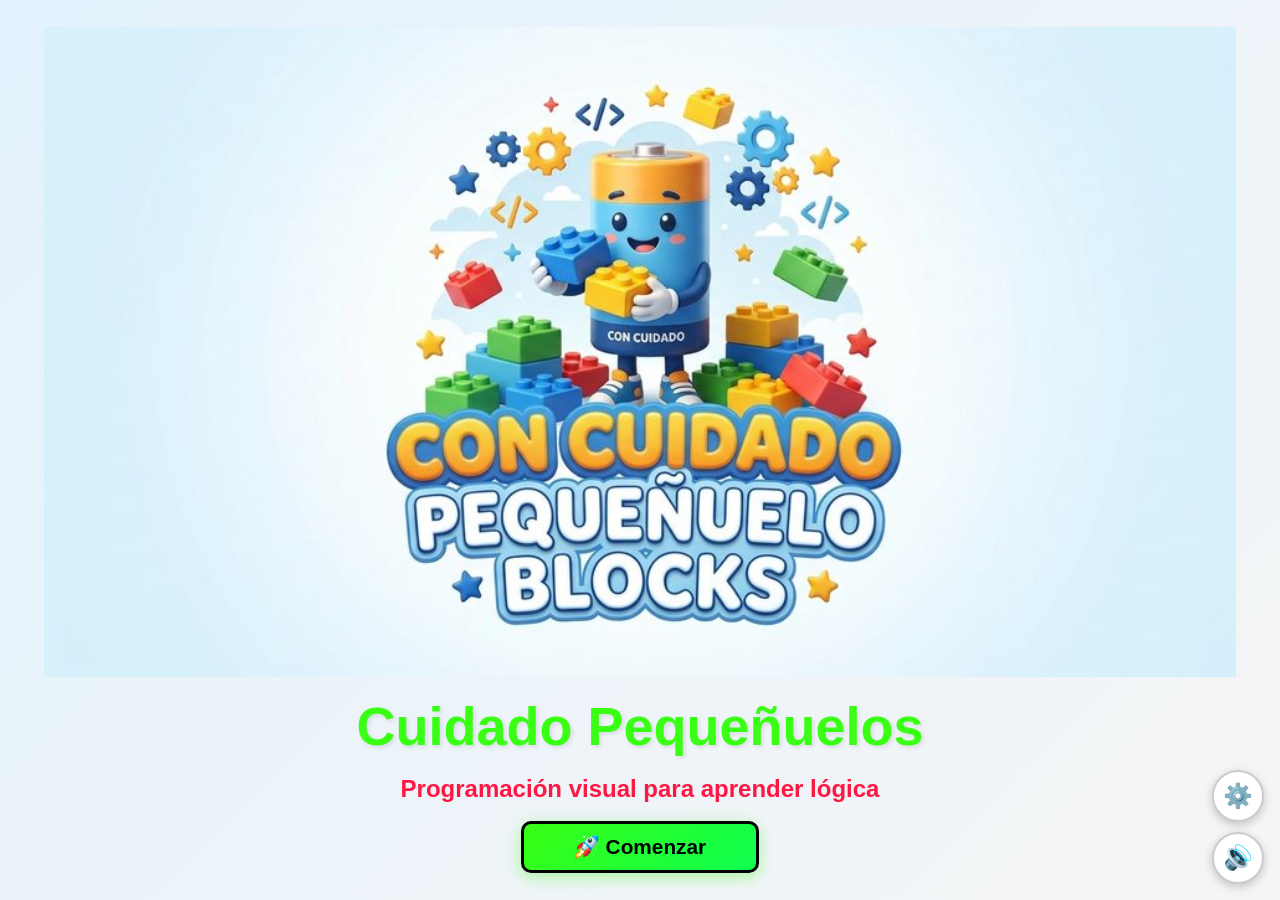
<file: cuidado-pequenuelos/index.html>
<!DOCTYPE html>
<html lang="es">
<head>
  <meta charset="utf-8">
  <meta name="viewport" content="width=device-width, initial-scale=1, viewport-fit=cover">
  <title>Cuidado Pequeñuelos - Jugar online | EduTec JHF</title>
  <meta name="description" content="Jugá Cuidado Pequeñuelos desde el navegador, sin instalar nada. Programá al robot Kalvin con bloques y resolvé 110 desafíos de lógica.">
  <meta name="theme-color" content="#0f3460">
  <meta property="og:type" content="website">
  <meta property="og:title" content="Cuidado Pequeñuelos - Jugar online">
  <meta property="og:description" content="Programá al robot Kalvin con bloques. 110 desafíos de lógica, gratis y sin instalar nada.">
  <meta property="og:image" content="https://edutecjhf.github.io/jhf-blocks-web/vista-previa.jpg">
  <meta property="og:url" content="https://edutecjhf.github.io/jhf-blocks-web/cuidado-pequenuelos/">
  <meta property="og:site_name" content="EduTec JHF">
  <meta property="og:locale" content="es_AR">
  <meta name="twitter:card" content="summary_large_image">
  <link rel="icon" href="app/icono.png" type="image/png">
  <style>
    html, body { margin: 0; width: 100%; height: 100%; overflow: hidden; background: #f5f5f5;
      font-family: 'Segoe UI', Roboto, Arial, sans-serif; }
    #marco { position: absolute; left: 0; top: 0; border: 0; transform-origin: 0 0; background: #f5f5f5; }
    .capa { position: fixed; left: 0; top: 0; right: 0; bottom: 0; display: none; flex-direction: column;
      align-items: center; justify-content: center; text-align: center; padding: 24px;
      background: #0f3460; color: #fff; z-index: 10; box-sizing: border-box; }
    .capa.visible { display: flex; }
    .capa img { width: min(70vw, 46vh, 320px); height: auto; border-radius: 16px; margin-bottom: 18px; }
    .capa h1 { font-size: 1.5rem; margin: 0 0 8px; }
    .capa p { font-size: 1rem; margin: 0 0 18px; opacity: .9; max-width: 28em; line-height: 1.4; }
    #jugar { font: inherit; font-size: 1.3rem; font-weight: 800; color: #0b2545; background: #39ff14;
      border: 0; border-radius: 14px; padding: 14px 44px; cursor: pointer; box-shadow: 0 6px 0 #1f9e0a; }
    #jugar:active { transform: translateY(4px); box-shadow: 0 2px 0 #1f9e0a; }
    .capa a { color: #9ad1ff; margin-top: 20px; font-size: .95rem; }
    #girar .icono { font-size: 4rem; line-height: 1; margin-bottom: 14px; animation: giro 2s ease-in-out infinite; }
    @keyframes giro { 0%, 20% { transform: rotate(0); } 60%, 100% { transform: rotate(-90deg); } }
  </style>
</head>
<body>
  <iframe id="marco" src="app/index.html" title="Cuidado Pequeñuelos" allow="fullscreen" allowfullscreen></iframe>

  <!-- Portada: solo en celulares y tablets (pide pantalla completa y pantalla acostada) -->
  <div class="capa" id="portada">
    <img src="app/logo.jpg" alt="Cuidado Pequeñuelos">
    <p>Se juega con el celular acostado. El progreso se guarda en este navegador.</p>
    <button type="button" id="jugar">&#9654; Jugar</button>
    <a href="../#cuidado-pequenuelos">Volver a la página de EduTec JHF</a>
  </div>

  <!-- Aviso: celular parado -->
  <div class="capa" id="girar">
    <div class="icono">&#128241;</div>
    <h1>Girá el celular</h1>
    <p>Cuidado Pequeñuelos se juega con la pantalla acostada.</p>
  </div>

  <noscript>Necesitás habilitar JavaScript para jugar.</noscript>

  <script>
    (function () {
      // El juego está pensado para una pantalla de 1280 x 650 o más.
      // Si la ventana es más chica, se achica todo el juego en proporción
      // (lo mismo que hace el programa de escritorio en las netbooks).
      var ANCHO_BASE = 1280, ALTO_BASE = 650, ESCALA_MINIMA = 0.25;
      var marco = document.getElementById('marco');
      var portada = document.getElementById('portada');
      var girar = document.getElementById('girar');
      var tactil = false;
      try { tactil = window.matchMedia('(pointer: coarse)').matches; } catch (e) {}

      function ajustar() {
        var w = window.innerWidth, h = window.innerHeight;
        var escala = Math.min(1, w / ANCHO_BASE, h / ALTO_BASE);
        if (escala < ESCALA_MINIMA) escala = ESCALA_MINIMA;
        marco.style.width = Math.ceil(w / escala) + 'px';
        marco.style.height = Math.ceil(h / escala) + 'px';
        marco.style.transform = escala < 1 ? 'scale(' + escala + ')' : 'none';
        var parado = tactil && h > w && w < 700;
        girar.className = parado && portada.className.indexOf('visible') < 0 ? 'capa visible' : 'capa';
      }

      function empezar() {
        portada.className = 'capa';
        var raiz = document.documentElement;
        var pedir = raiz.requestFullscreen || raiz.webkitRequestFullscreen;
        try {
          var promesa = pedir ? pedir.call(raiz) : null;
          if (promesa && promesa.then) {
            promesa.then(function () {
              if (screen.orientation && screen.orientation.lock) {
                screen.orientation.lock('landscape').catch(function () {});
              }
            }).catch(function () {});
          }
        } catch (e) {}
        ajustar();
        try { marco.contentWindow.focus(); } catch (e) {}
      }

      if (tactil) portada.className = 'capa visible';
      document.getElementById('jugar').addEventListener('click', empezar);
      window.addEventListener('resize', ajustar);
      window.addEventListener('orientationchange', function () { setTimeout(ajustar, 250); });
      document.addEventListener('fullscreenchange', ajustar);
      ajustar();
    })();
  </script>
</body>
</html>
</file>
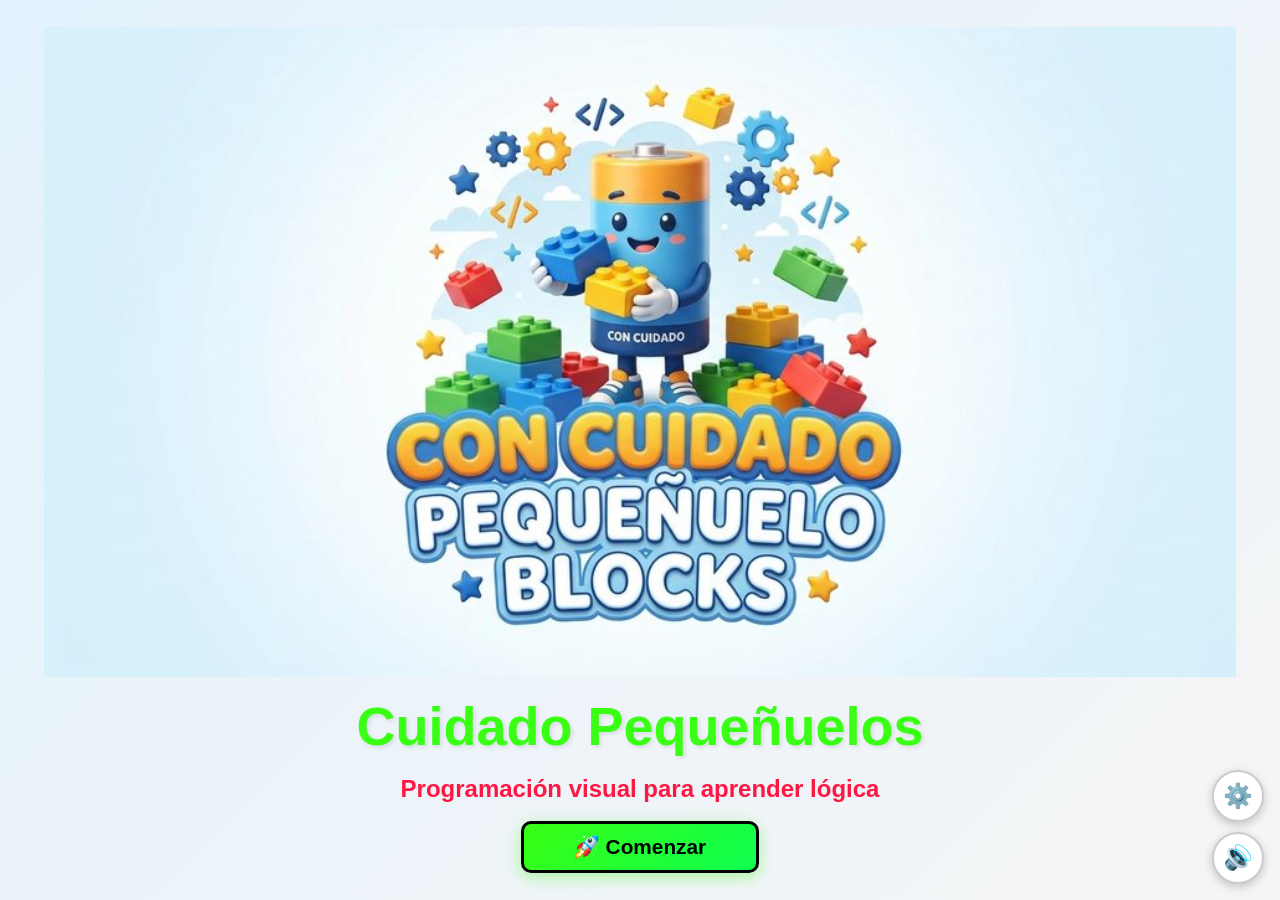
<file: cuidado-pequenuelos/app/index.html>
<!doctype html><html lang="es"><head><script>if(window.top===window.self&&location.search.indexOf("directo")<0){location.replace("../")}</script><meta charset="utf-8"/><meta name="viewport" content="width=device-width,initial-scale=1"/><meta name="theme-color" content="#0f3460"/><meta name="robots" content="noindex"/><link rel="icon" href="./icono.png" type="image/png"/><title>Cuidado Pequeñuelos</title><script defer="defer" src="./static/js/main.e3ae8008.js"></script><link href="./static/css/main.2b865714.css" rel="stylesheet"></head><body><noscript>Necesitás habilitar JavaScript para jugar.</noscript><div id="root"></div></body></html>
</file>
<file: cuidado-pequenuelos/app/static/css/main.2b865714.css>
.game-board-container{align-items:center;background:#f5f5f5;border:2px solid #39ff14;border-radius:8px;display:flex;flex:1 1;justify-content:center;min-height:0;overflow:hidden;padding:12px}.game-canvas{background:#fff;border:3px solid #39ff14;border-radius:4px;box-shadow:0 2px 8px #39ff1433;max-height:100%;max-width:100%;object-fit:contain}.block-editor{background:#fff;border:2px solid #ddd;border-radius:8px;display:flex;height:100%;min-height:0;overflow:hidden;user-select:none;-webkit-user-select:none}.toolbox{background:#e6e6e6;border-right:1px solid #d0d0d0;flex:0 0 auto;overflow-y:auto;padding:12px 14px 20px;width:262px}.toolbox-group+.toolbox-group{margin-top:4px}.toolbox-title{color:#777;font-size:.72rem;font-weight:700;letter-spacing:.06em;margin:2px 0 6px 2px;text-transform:uppercase}.toolbox-block{cursor:grab;margin-bottom:12px;position:relative;touch-action:none;transition:transform .12s,filter .12s}.toolbox-block:hover{filter:brightness(1.08);transform:translateX(3px)}.blk{cursor:grab;left:0;position:absolute;touch-action:none}.blk-hat{cursor:default;position:relative}.blk-svg{filter:drop-shadow(0 2px 0 rgba(0,0,0,.18));overflow:visible}.blk-label,.blk-svg{left:0;pointer-events:none;position:absolute;top:0}.blk-label{align-items:center;color:#fff;display:flex;font-size:.86rem;font-weight:700;gap:8px;letter-spacing:.02em;padding:0 12px;text-shadow:0 1px 0 #0003;text-transform:uppercase;white-space:nowrap}.blk-icon{align-items:center;background:#ffffff40;border-radius:50%;display:inline-flex;font-size:.95rem;height:22px;justify-content:center;width:22px}.blk-fake-select,.blk-select{background:#fff;border:none;border-radius:10px;color:#333;cursor:pointer;font:inherit;font-weight:700;min-width:34px;padding:1px 4px;pointer-events:auto;text-align:center}.blk-fake-select{pointer-events:none}.blk-mouth{position:absolute}.blk-active .blk-svg{filter:drop-shadow(0 0 6px rgba(255,235,59,.95))}.workspace{background-color:#fff;background-image:radial-gradient(#e2e2e2 1px,#0000 0);background-size:22px 22px;flex:1 1;min-width:0;overflow:auto;position:relative}.workspace-canvas{height:100%;position:relative;width:100%}.stack,.stack-body{position:absolute}.stack-body{left:0}.stack-loose{opacity:.75}.snap-marker{background:#ffeb3b;border-radius:3px;box-shadow:0 0 8px 2px #ffc107e6;height:6px;pointer-events:none;position:absolute;z-index:5}.workspace-hint{background:#fff3cd;border-left:4px solid #ff9800;border-radius:4px;bottom:8px;color:#6b4b00;display:inline-block;font-size:.8rem;left:8px;margin:0 8px 8px;padding:6px 10px;pointer-events:none;position:sticky}.btn-clear-ws{background:#ff1744;border:none;border-radius:16px;box-shadow:0 2px 6px #00000026;color:#fff;cursor:pointer;font-size:.8rem;font-weight:700;padding:6px 12px;position:absolute;right:10px;top:10px}.btn-clear-ws:disabled{cursor:not-allowed;opacity:.4}.trash{align-items:center;background:#f1f1f1;border-radius:50%;bottom:16px;display:flex;font-size:2rem;height:56px;justify-content:center;opacity:.45;position:absolute;right:16px;transition:transform .15s,opacity .15s,background .15s;width:56px}.trash-visible{opacity:.9}.trash-hot{background:#ffcdd2;opacity:1;transform:scale(1.2)}.drag-layer{pointer-events:none;position:fixed;width:230px;z-index:1000}.drag-layer .blk{cursor:grabbing}.drag-layer .blk-svg{filter:drop-shadow(0 6px 8px rgba(0,0,0,.3))}.block-editor.is-disabled .blk,.block-editor.is-disabled .toolbox{cursor:not-allowed}@media (max-width:1100px){.toolbox{padding:10px 8px;width:250px}}*{box-sizing:border-box;margin:0;padding:0}body{background:#f5f5f5;color:#222;font-family:Segoe UI,Tahoma,Geneva,Verdana,sans-serif;min-height:100vh}.game-container{background:#f5f5f5}.game-container,.welcome-screen{display:flex;flex-direction:column;height:100vh}.welcome-screen{align-items:center;background:linear-gradient(135deg,#e3f2fd,#f5f5f5);gap:30px;justify-content:center;padding:20px}.welcome-logo{animation:bounce 2s infinite;height:70vh;max-height:600px;width:auto}@keyframes bounce{0%,to{transform:translateY(0)}50%{transform:translateY(-20px)}}.welcome-screen h1{color:#39ff14;font-size:3.5rem;font-weight:700;text-align:center;text-shadow:2px 2px 4px #0000001a}.welcome-subtitle{color:#ff1744;font-size:1.5rem;font-weight:700;text-align:center}.btn-start{background:linear-gradient(135deg,#39ff14,#0fff50);border:3px solid #000;border-radius:10px;box-shadow:0 4px 15px #39ff1466;color:#000;cursor:pointer;font-size:1.3rem;font-weight:700;padding:12px 50px;transition:all .3s}.btn-start:hover{box-shadow:0 8px 25px #39ff1499;transform:scale(1.1)}.btn-start:active{transform:scale(.95)}.game-header{background:linear-gradient(90deg,#fff,#f9f9f9);border-bottom:4px solid #39ff14;box-shadow:0 2px 8px #39ff1426;padding:25px 20px}.header-content{align-items:center;display:flex;gap:30px}.logo{flex-shrink:0;height:160px;object-fit:contain;width:auto}.header-text h1{color:#39ff14;font-size:2.2rem;margin-bottom:5px}.header-text p{color:#ff1744;font-size:.95rem;font-weight:700}.challenge-selector{background:#fff;border-bottom:2px solid #39ff14;display:flex;gap:10px;overflow-x:auto;padding:15px 20px}.challenge-tab{background:#f0f0f0;border:2px solid #ccc;border-radius:4px;cursor:pointer;font-weight:700;padding:10px 20px;transition:all .2s;white-space:nowrap}.challenge-tab:hover{background:#e8f5e9;border-color:#39ff14}.challenge-tab.active{background:#39ff14;border-color:#39ff14;box-shadow:0 0 10px #39ff144d;color:#000}.game-content{flex:1 1;overflow:hidden;padding:8px}.main-area{display:flex;gap:8px;height:100%}.scene-section{display:flex;flex:1 1 42%;flex-direction:column;gap:8px;min-height:0;min-width:0;overflow:hidden}.scene-toolbar{align-items:center;display:flex;flex-wrap:wrap;gap:8px}.level-title{display:flex;flex:1 1;flex-direction:column;line-height:1.2;min-width:140px}.level-title strong{color:#222;font-size:1rem}.level-title span{color:#ff1744;font-size:.85rem;font-weight:600}.btn-tool{border:2px solid #0000;border-radius:20px;cursor:pointer;font-size:.95rem;font-weight:700;padding:8px 16px;transition:transform .12s,box-shadow .12s}.btn-tool:hover:not(:disabled){box-shadow:0 3px 8px #00000026;transform:translateY(-1px)}.btn-tool:disabled{cursor:not-allowed;opacity:.45}.item-counter{background:#fff;border:2px solid #ff9800;border-radius:16px;color:#333;font-size:.95rem;font-weight:800;padding:6px 12px;white-space:nowrap}.btn-run-main{background:#39ff14;border-color:#1f9e0a;color:#000}.btn-run-main,.btn-stop{font-size:1.05rem;padding:9px 22px}.btn-stop{background:#ff1744;border-color:#b3102f;color:#fff}.btn-reset{background:#fff;border-color:#ccc;color:#333}.btn-back-small{background:#fff;border-color:#ff6b6b;color:#c92a2a}.challenge-info{background:#fff;border:2px solid #39ff14;border-radius:8px;padding:15px}.challenge-info h2{color:#39ff14;font-size:1.5rem;margin-bottom:5px}.challenge-info p{color:#333;font-size:.95rem}.message{background:#fff3cd;border-left:4px solid #ff9800;border-radius:4px;color:#333;font-size:.9rem;font-weight:700;margin-top:0;padding:8px 10px}.message.success{background:#d4edda;border-left-color:#39ff14;color:#155724}.message.error{background:#ffe3e6;border-left-color:#ff1744;color:#8a1025}.controls-section{display:flex;flex:1 1 58%;flex-direction:column;min-height:0;min-width:0;overflow:hidden}.btn-next{background:linear-gradient(135deg,#39ff14,#0fff50);border:2px solid #000;border-radius:6px;color:#000;cursor:pointer;font-size:.95rem;font-weight:700;padding:10px;transition:all .3s}.btn-next:hover{box-shadow:0 0 20px #39ff1499;transform:scale(1.05)}.btn-next.btn-secondary{background:#fff;border-color:#ccc}.categories-screen{align-items:center;background:linear-gradient(135deg,#f5f5f5,#e3f2fd);display:flex;flex:1 1;justify-content:center;padding:40px 20px}.categories-grid{grid-gap:30px;display:grid;gap:30px;grid-template-columns:repeat(auto-fit,minmax(250px,1fr));max-width:1000px}.category-card{background:#fff;border:3px solid #ccc;border-radius:15px;box-shadow:0 4px 15px #0000001a;cursor:pointer;padding:30px;text-align:center;transition:all .3s}.category-card:hover{box-shadow:0 8px 25px #0003;transform:translateY(-10px)}.category-card.beginner{background:linear-gradient(135deg,#f1f8f4,#fff);border-color:#4caf50}.category-card.beginner:hover{border-color:#4caf50;box-shadow:0 8px 25px #4caf504d}.category-card.intermediate{background:linear-gradient(135deg,#fff8f1,#fff);border-color:#ff9800}.category-card.intermediate:hover{border-color:#ff9800;box-shadow:0 8px 25px #ff98004d}.category-card.advanced{background:linear-gradient(135deg,#fce4ec,#fff);border-color:#e91e63}.category-card.advanced:hover{border-color:#e91e63;box-shadow:0 8px 25px #e91e634d}.category-icon{font-size:4rem;margin-bottom:15px}.category-card h2{color:#222;font-size:1.8rem;margin-bottom:10px}.category-card p{color:#666;font-size:1rem;margin:5px 0}.category-desc{margin-top:10px!important}.levels-screen{background:linear-gradient(135deg,#f5f5f5,#e3f2fd);display:flex;flex:1 1;flex-direction:column;overflow-y:auto;padding:30px}.btn-back{align-self:flex-start;background:#ff6b6b;border:2px solid #c92a2a;border-radius:6px;color:#fff;cursor:pointer;font-size:1rem;font-weight:700;margin-bottom:30px;padding:10px 20px;transition:all .3s}.btn-back:hover{background:#e63946;transform:scale(1.05)}.levels-grid{grid-gap:12px;display:grid;gap:12px;grid-template-columns:repeat(auto-fill,minmax(80px,1fr))}.level-button{align-items:center;aspect-ratio:1;background:linear-gradient(135deg,#39ff14,#0fff50);border:2px solid #000;border-radius:8px;box-shadow:0 4px 10px #39ff144d;color:#000;cursor:pointer;display:flex;font-size:1.2rem;font-weight:700;transition:all .2s}.level-button:hover{box-shadow:0 6px 15px #39ff1480;transform:scale(1.1)}.level-button:active{transform:scale(.95)}.game-won-buttons{display:flex;gap:8px;margin-top:5px}@media (max-width:768px){.main-area{flex-direction:column}.scene-section{flex:0 0 auto;max-height:50vh}.controls-section{flex:1 1 auto;min-height:45vh}.categories-grid{grid-template-columns:1fr}.levels-grid{grid-template-columns:repeat(auto-fill,minmax(60px,1fr))}}.level-name{color:#222;flex:1 1;font-size:1rem;min-width:120px}.btn-help{background:#fff;border-color:#2196f3;color:#0d5aa7}.situation-card{align-items:center;background:#fff;border:3px solid #ff1744;border-radius:12px;box-shadow:0 3px 10px #ff17441f;display:flex;gap:14px;padding:12px 16px}.situation-avatar{flex-shrink:0;height:78px;object-fit:contain;width:78px}.situation-body{flex:1 1;min-width:0}.situation-label{color:#ff1744;font-size:.8rem;font-weight:800;letter-spacing:.08em;margin-bottom:4px;text-transform:uppercase}.situation-text{color:#222;font-size:1.25rem;font-weight:600;line-height:1.35}.situation-hint{background:#fff3cd;border-radius:6px;color:#6b4b00;font-size:1rem;font-weight:600;margin-top:6px;padding:6px 10px}.btn-hint{background:#fff8ec;border:2px solid #ff9800;border-radius:14px;cursor:pointer;font-weight:700;margin-top:6px;padding:4px 12px}.situation-card .item-counter{align-items:center;border-radius:12px;display:flex;flex-direction:column;font-size:1rem;gap:2px;padding:8px 14px}.situation-card .item-counter strong{font-size:1.6rem;line-height:1}.level-button.level-tutorial{background:linear-gradient(135deg,#ff1744,#ff5c7a);box-shadow:0 4px 10px #ff174459;color:#fff;flex-direction:column;gap:2px}.level-button.level-tutorial small{font-size:.7rem;font-weight:700;text-transform:uppercase}.help-overlay{align-items:center;background:#14141e73;display:flex;inset:0;justify-content:center;padding:16px;position:fixed;z-index:2000}.help-card{background:#fff;border:4px solid #39ff14;border-radius:16px;box-shadow:0 20px 50px #0000004d;max-height:100%;overflow-y:auto;padding:22px 26px;width:min(680px,100%)}.help-header{align-items:center;display:flex;gap:14px}.help-header img{height:90px;object-fit:contain;width:90px}.help-kicker{color:#ff1744;font-size:.85rem;font-weight:800;letter-spacing:.06em;text-transform:uppercase}.help-card h2{color:#222;font-size:1.8rem}.help-intro{color:#333;font-size:1.15rem;font-weight:600;margin:12px 0 10px}.help-steps{counter-reset:paso;display:flex;flex-direction:column;gap:10px;list-style:none}.help-steps li{align-items:flex-start;background:#f5faf5;border-radius:10px;display:flex;font-size:1.05rem;gap:12px;line-height:1.4;padding:10px 12px}.help-step-icon{flex-shrink:0;font-size:1.6rem;line-height:1}.help-chips{display:flex;flex-wrap:wrap;gap:6px;margin-top:6px}.help-chip{border-radius:6px;color:#fff;font-size:.8rem;font-weight:800;padding:4px 10px;text-transform:uppercase}.chip-hat{background:#2fb344}.chip-movimiento{background:#4c6ef5}.chip-giro{background:#ff922b}.chip-accion{background:#ff1744}.chip-repetir{background:#f59f00}.btn-help-ok{background:#39ff14;border:3px solid #1f9e0a;border-radius:24px;cursor:pointer;display:block;font-size:1.15rem;font-weight:800;margin:16px auto 0;padding:12px 34px}.btn-help-ok:hover{transform:scale(1.04)}.categories-grid.four-categories{grid-template-columns:repeat(auto-fit,minmax(240px,1fr));max-width:1100px}.category-card.achievements{background:linear-gradient(135deg,#fffacd,#fff);border-color:gold;overflow:hidden;position:relative}.category-card.achievements:before{animation:shimmer 3s infinite;background:radial-gradient(circle,#ffd7001a 0,#0000 70%);content:"";height:200%;position:absolute;right:-50%;top:-50%;width:200%}.category-card.achievements:hover{border-color:gold;box-shadow:0 8px 25px #ffd70066;transform:translateY(-10px)}@keyframes shimmer{0%,to{transform:translate(0)}50%{transform:translate(20px,20px)}}.trophy-count{color:gold;font-size:1.2rem;font-weight:700;margin:8px 0}.achievements-screen{background:linear-gradient(135deg,#f5f5f5,#fff9e6);display:flex;flex:1 1;flex-direction:column;overflow-y:auto;padding:30px}.achievements-summary{background:#fff;border:3px solid #39ff14;border-radius:16px;box-shadow:0 4px 15px #39ff1433;margin:20px 0 40px;padding:30px}.achievement-stats{grid-gap:20px;display:grid;gap:20px;grid-template-columns:repeat(auto-fit,minmax(150px,1fr))}.stat-card{background:linear-gradient(135deg,#f0f9ff,#f5f5f5);border:2px solid #39ff14;border-radius:12px;padding:20px;text-align:center}.stat-number{color:#39ff14;font-size:2.5rem}.stat-number,.stat-percent{font-weight:700;margin-bottom:8px}.stat-percent{color:#ff1744;font-size:2.2rem}.stat-label{color:#666;font-size:.9rem;font-weight:600;letter-spacing:.05em;text-transform:uppercase}.achievements-by-category{grid-gap:30px;display:grid;gap:30px;grid-template-columns:repeat(auto-fit,minmax(350px,1fr))}.category-achievements{background:#fff;border:3px solid #ccc;border-radius:16px;box-shadow:0 4px 15px #0000001a;padding:25px}.category-achievements h2{align-items:center;color:#222;display:flex;font-size:1.6rem;gap:10px;margin-bottom:8px}.category-achievements.category-principiante{background:linear-gradient(135deg,#f1f8f4,#fff);border-color:#4caf50}.category-achievements.category-principiante h2{color:#2e7d32}.category-achievements.category-intermedio{background:linear-gradient(135deg,#fff8f1,#fff);border-color:#ff9800}.category-achievements.category-intermedio h2{color:#e65100}.category-achievements.category-avanzado{background:linear-gradient(135deg,#fce4ec,#fff);border-color:#e91e63}.category-achievements.category-avanzado h2{color:#ad1457}.category-desc{color:#999;font-size:.9rem;font-weight:500;margin-bottom:20px}.levels-achievements{grid-gap:10px;display:grid;gap:10px;grid-template-columns:repeat(auto-fill,minmax(70px,1fr))}.level-achievement-card{background:#f5f5f5;border:2px solid #e0e0e0;border-radius:10px;cursor:pointer;padding:12px;text-align:center;transition:all .3s}.level-achievement-card:hover{background:#f9fdf9;border-color:#39ff14;box-shadow:0 2px 8px #39ff1433}.level-number{color:#666;display:block;font-size:.85rem;font-weight:700;margin-bottom:6px}.level-achievements-list{display:flex;flex-direction:column;gap:4px}.achievement-badge{align-items:center;display:flex;filter:grayscale(1);font-size:1.4rem;height:28px;justify-content:center;opacity:.3;transition:all .3s}.achievement-badge.unlocked{animation:unlock .5s ease-out;filter:grayscale(0) drop-shadow(0 2px 4px rgba(0,0,0,.2));opacity:1}@keyframes unlock{0%{opacity:0;transform:scale(.5) rotate(-20deg)}50%{transform:scale(1.1)}to{opacity:1;transform:scale(1) rotate(0deg)}}.achievement-badge:hover{transform:scale(1.2)}.achievement-badge.locked:hover{opacity:.5}.level-button{flex-direction:column;justify-content:center;position:relative}.level-number-display{font-size:1.2rem;font-weight:700}.level-achievements-mini{display:flex;flex-wrap:wrap;gap:3px;justify-content:center;margin-top:4px}.mini-achievement{filter:drop-shadow(1px 1px 1px rgba(0,0,0,.2));font-size:.75rem}@media (max-width:1024px){.achievements-by-category{grid-template-columns:repeat(auto-fit,minmax(300px,1fr))}.categories-grid.four-categories{grid-template-columns:repeat(2,1fr)}}@media (max-width:768px){.achievements-screen,.achievements-summary{padding:20px}.achievement-stats,.achievements-by-category,.categories-grid.four-categories{grid-template-columns:1fr}.levels-achievements{grid-template-columns:repeat(auto-fill,minmax(60px,1fr))}.level-achievement-card{padding:8px}.achievement-badge{font-size:1.2rem;height:24px}}@keyframes pulse{0%,to{box-shadow:0 0 0 0 #ffd700b3}50%{box-shadow:0 0 0 10px #ffd70000}}.category-card.achievements .category-icon{animation:pulse 2s infinite}@keyframes float{0%,to{transform:translateY(0)}50%{transform:translateY(-5px)}}.level-achievement-card:has(.achievement-badge.unlocked){animation:float 2s ease-in-out infinite}#root,.game-container,.welcome-screen,body,html{height:100%;overflow:hidden}.welcome-screen{gap:2vh;padding:3vh 20px}.welcome-logo{flex:1 1;height:auto;max-height:none;min-height:0;object-fit:contain;width:100%}.welcome-screen h1{font-size:clamp(2rem,6vh,3.5rem)}.welcome-subtitle{font-size:clamp(1rem,3vh,1.5rem)}.btn-start{flex-shrink:0;font-size:clamp(1rem,2.6vh,1.3rem);padding:1.2vh 50px}.game-header{flex-shrink:0;padding:1.2vh 20px}.logo{height:clamp(60px,13vh,130px)}.header-text h1{font-size:clamp(1.4rem,4vh,2.2rem)}.categories-screen{min-height:0;overflow:hidden;padding:3vh 20px}.categories-grid.four-categories{gap:2vw;grid-template-columns:repeat(4,1fr);max-width:1200px;width:100%}.category-card{padding:3vh 16px}.category-icon{font-size:clamp(2.5rem,8vh,4rem);margin-bottom:1vh}.category-card h2{font-size:clamp(1.2rem,3.5vh,1.8rem)}.achievements-screen,.levels-screen{min-height:0;padding:2vh 30px}.btn-back{flex-shrink:0;margin-bottom:2vh}.achievements-summary{margin:0 0 2vh;padding:2vh 30px}.category-card.achievements .category-icon{animation:trofeo 2s ease-in-out infinite;box-shadow:none}@keyframes trofeo{0%,to{filter:drop-shadow(0 0 0 rgba(255,215,0,0));transform:scale(1)}50%{filter:drop-shadow(0 0 10px rgba(255,215,0,.9));transform:scale(1.1)}}.btn-mute{background:#fff;border:2px solid #ccc;cursor:pointer;font-size:1.2rem;line-height:1}.btn-mute-floating{border-radius:50%;bottom:16px;box-shadow:0 3px 10px #0003;font-size:1.5rem;height:52px;position:fixed;right:16px;width:52px;z-index:1500}.btn-mute-floating:hover{transform:scale(1.08)}.situation-goal{color:#7a5b00;font-size:.95rem;font-weight:600;margin-top:6px}.category-anim{animation:anim-flota 1.8s ease-in-out infinite;aspect-ratio:1;margin:0 auto 1vh;position:relative;width:clamp(90px,20vh,170px)}.category-anim-frame{height:100%;inset:0;object-fit:contain;opacity:0;pointer-events:none;position:absolute;transform:scale(.94);transition:opacity .25s ease,transform .25s ease;width:100%}.category-anim-frame.active{opacity:1;transform:scale(1)}@keyframes anim-flota{0%,to{transform:translateY(0)}50%{transform:translateY(-6px)}}.category-card:hover .category-anim{animation-duration:.9s}.category-anim.single .category-anim-frame.active{animation:anim-energia 1.4s ease-in-out infinite}@keyframes anim-energia{0%,to{filter:drop-shadow(0 0 0 rgba(0,176,255,0));transform:scale(1)}50%{filter:drop-shadow(0 0 10px rgba(0,176,255,.7));transform:scale(1.06)}}.situation-face{animation:cara-cambia .35s ease-out;border:3px solid #1e88e5;border-radius:16px;box-shadow:0 3px 10px #1e88e559;object-fit:cover}@keyframes cara-cambia{0%{opacity:.4;transform:scale(.8) rotate(-6deg)}60%{opacity:1;transform:scale(1.08) rotate(2deg)}to{transform:scale(1) rotate(0)}}.profiles-screen{background:linear-gradient(135deg,#f5f5f5,#e3f2fd);display:flex;flex:1 1;flex-direction:column;min-height:0;overflow-y:auto;padding:2vh 30px}.profile-new{background:#fff;border:3px solid #39ff14;border-radius:14px;box-shadow:0 3px 10px #39ff1426;margin-bottom:2.5vh;padding:16px 20px}.profile-new label{color:#222;display:block;font-size:1.1rem;font-weight:800;margin-bottom:8px}.profile-new-row{display:flex;gap:10px}.profile-new-row input{border:2px solid #ccc;border-radius:10px;flex:1 1;font-size:1.15rem;min-width:0;outline:none;padding:10px 14px}.profile-new-row input:focus{border-color:#2196f3;box-shadow:0 0 0 3px #2196f333}.btn-profile-create{background:#39ff14;border:2px solid #1f9e0a;border-radius:10px;cursor:pointer;font-size:1.05rem;font-weight:800;padding:10px 22px;white-space:nowrap}.btn-profile-create:hover{box-shadow:0 3px 8px #00000026;transform:translateY(-1px)}.profile-error{color:#b3102f;font-weight:700;margin-top:8px}.profiles-title{color:#333;font-size:1.2rem;margin-bottom:12px}.profiles-empty{color:#777;font-size:1.05rem}.profiles-grid{grid-gap:12px;display:grid;gap:12px;grid-template-columns:repeat(auto-fill,minmax(220px,1fr))}.profile-card{position:relative}.profile-card-main{align-items:center;background:#fff;border:3px solid #90caf9;border-radius:14px;cursor:pointer;display:flex;flex-direction:column;gap:6px;padding:16px 12px 14px;transition:transform .15s,box-shadow .15s,border-color .15s;width:100%}.profile-card-main:hover{border-color:#1e88e5;box-shadow:0 6px 16px #1e88e540;transform:translateY(-3px)}.profile-avatar{align-items:center;background:linear-gradient(135deg,#1e88e5,#00bcd4);border-radius:50%;color:#fff;display:flex;font-size:1.6rem;font-weight:800;height:52px;justify-content:center;width:52px}.profile-name{color:#222;font-size:1.15rem;font-weight:800;text-align:center;word-break:break-word}.profile-stats{color:#666;font-size:.9rem;font-weight:600}.profile-delete{background:#0000;border:2px solid #0000;border-radius:50%;cursor:pointer;font-size:1rem;height:32px;opacity:.45;position:absolute;right:6px;top:6px;transition:opacity .15s,background .15s,border-color .15s;width:32px}.profile-delete:hover{background:#ffe3e6;border-color:#ff1744;opacity:1}.confirm-card{border-color:#ff1744;text-align:center;width:min(480px,100%)}.confirm-buttons{display:flex;gap:12px;justify-content:center;margin-top:16px}.btn-confirm-cancel,.btn-confirm-delete{border-radius:22px;cursor:pointer;font-size:1.05rem;font-weight:800;padding:10px 26px}.btn-confirm-cancel{background:#fff;border:2px solid #ccc}.btn-confirm-delete{background:#ff1744;border:2px solid #b3102f;color:#fff}.header-content{flex-wrap:nowrap}.profile-chip{align-items:flex-end;display:flex;flex-direction:column;gap:4px;margin-left:auto}.profile-chip-name{background:#e3f2fd;border:2px solid #90caf9;border-radius:18px;color:#0d47a1;font-size:1.15rem;font-weight:800;padding:4px 14px}.profile-chip-change{background:none;border:none;color:#1e88e5;cursor:pointer;font-size:.9rem;font-weight:700;text-decoration:underline}.pin-label{color:#333;display:block;font-weight:800;margin-top:12px}.pin-input{border:2px solid #ccc;border-radius:10px;font-size:1.3rem;letter-spacing:.3em;margin-top:6px;outline:none;padding:10px 14px;text-align:center;width:200px}.pin-input:focus{border-color:#ff1744;box-shadow:0 0 0 3px #ff174426}.btn-settings-floating{border-radius:50%;bottom:78px;box-shadow:0 3px 10px #0003;font-size:1.5rem;height:52px;position:fixed;right:16px;width:52px;z-index:1500}.btn-settings-floating:hover{transform:scale(1.08) rotate(30deg)}.settings-card{border-color:#1e88e5;width:min(620px,100%)}.settings-card h2{margin-bottom:12px}.settings-row{grid-gap:12px;align-items:center;background:#f3f8fd;border-radius:10px;display:grid;font-size:1.05rem;font-weight:700;gap:12px;grid-template-columns:190px 1fr 56px;margin-bottom:8px;padding:10px 12px}.settings-row input[type=range]{accent-color:#1e88e5;cursor:pointer;width:100%}.settings-value{color:#1e88e5;font-weight:800;text-align:right}.settings-options{display:flex;gap:8px;grid-column:2/4}.settings-option{background:#fff;border:2px solid #90caf9;border-radius:10px;cursor:pointer;flex:1 1;font-weight:700;padding:8px 10px}.settings-option.active{background:#1e88e5;border-color:#1565c0;color:#fff}.settings-teacher{background:#fffaf2;border:2px dashed #ff9800;border-radius:12px;margin-top:14px;padding:12px 14px}.settings-teacher h3{color:#a85d00;font-size:1.05rem}.settings-help{color:#777;font-size:.9rem;margin:2px 0 8px}.settings-teacher-fields{grid-gap:8px;display:grid;gap:8px;grid-template-columns:repeat(3,1fr)}.settings-teacher-fields input{border:2px solid #ccc;border-radius:8px;font-size:1rem;min-width:0;padding:8px 10px}.settings-ok{color:#1b7a0c;font-weight:700;margin-top:8px}.btn-settings-save{background:#ff9800;border:2px solid #a85d00;border-radius:10px;color:#fff;cursor:pointer;font-weight:800;margin-top:10px;padding:8px 18px}@media (max-width:700px){.settings-row{grid-template-columns:1fr}.settings-options{grid-column:auto}.settings-teacher-fields{grid-template-columns:1fr}}.settings-default{background:#fff3cd;border-left:4px solid #ff9800;border-radius:6px;color:#6b4b00;font-size:.95rem;margin:4px 0 10px;padding:8px 10px}@font-face{font-display:block;font-family:CP Emoji;src:url(../../static/media/cp-emoji.bc28439a2ced1e2201f6.woff) format("woff");unicode-range:u+200d,u+203c,u+fe0f,u+23e9-23fa,u+2600-2712,u+2715-27bf,u+2b05-2b55,u+1f000-1faff}body{font-family:Segoe UI,Tahoma,Geneva,Verdana,CP Emoji,sans-serif}button,input,select,textarea{font-family:inherit}.scene-toolbar{flex-wrap:nowrap;gap:6px}.scene-toolbar .btn-tool{flex-shrink:0;padding:7px 12px;white-space:nowrap}.scene-toolbar .btn-label{display:none}.level-name{min-width:0;overflow:hidden;text-overflow:ellipsis;white-space:nowrap}.situation-card{flex-shrink:0;gap:10px;padding:8px 12px}.situation-avatar{height:60px;width:60px}.situation-label{font-size:.72rem;margin-bottom:2px}.situation-text{font-size:1.02rem;line-height:1.3}.situation-goal{font-size:.85rem;margin-top:3px}.situation-card .item-counter{font-size:.85rem;padding:6px 10px}.situation-card .item-counter strong{font-size:1.3rem}@media (min-width:1500px){.scene-toolbar .btn-label{display:inline}}.categories-grid.four-categories{gap:1.4vw;grid-template-columns:repeat(5,1fr);max-width:1320px}.category-card{padding:3vh 10px}.category-card.extras{background:linear-gradient(135deg,#f3ecff,#fff);border-color:#7c4dff}.category-card.extras:hover{border-color:#7c4dff;box-shadow:0 8px 25px #7c4dff4d}.category-achievements.category-extra{background:linear-gradient(135deg,#f3ecff,#fff);border-color:#7c4dff}.category-achievements.category-extra h2{color:#5e35b1}.chip-esperar{background:#12b886}.situation-card .turn-counter{border-color:#7c4dff}.situation-card .turn-counter span{font-size:.75rem;white-space:nowrap}@media (max-width:900px){.categories-grid.four-categories{grid-template-columns:repeat(2,1fr)}}
</file>
